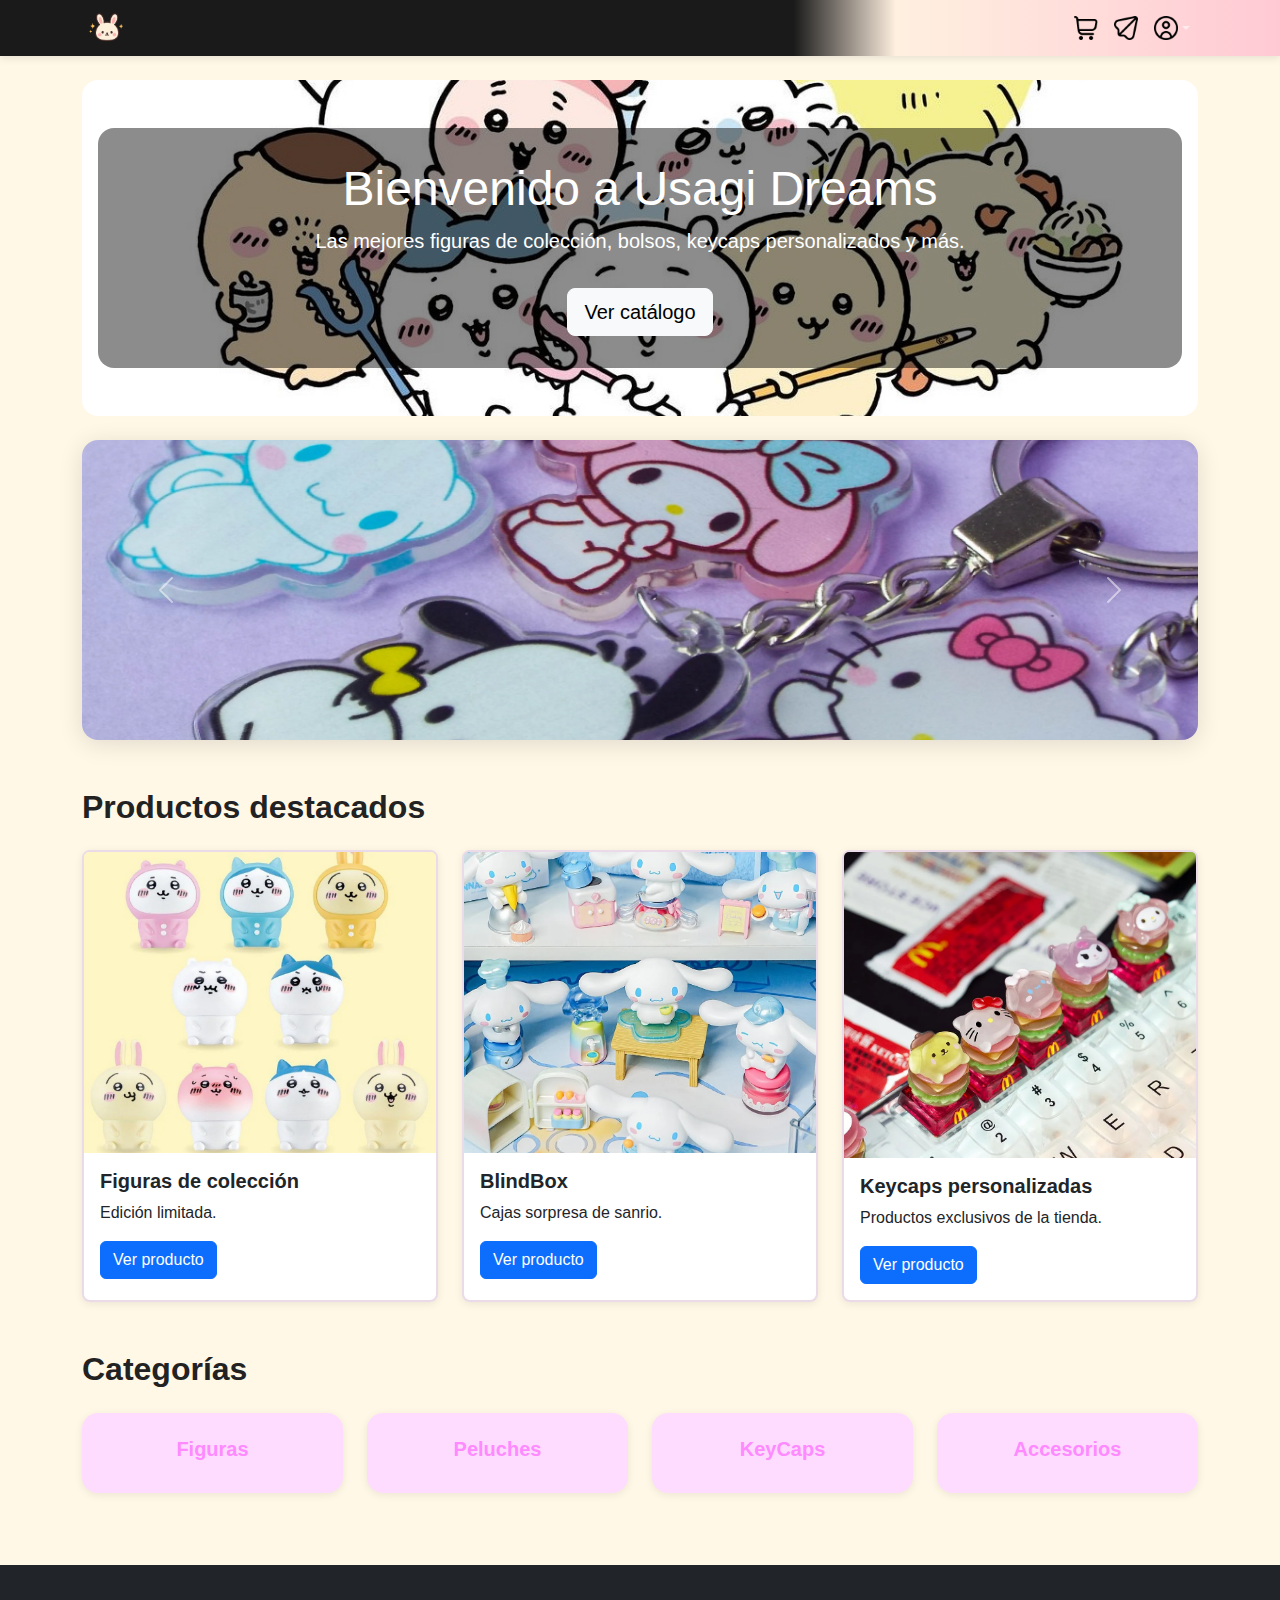
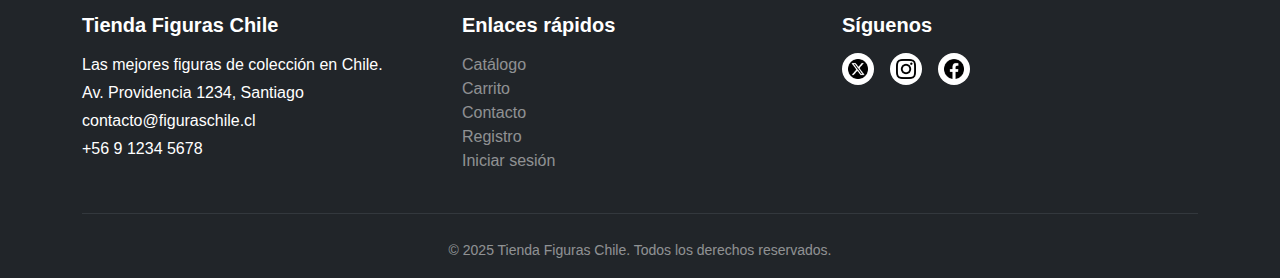
<file: E1-FullStack/fullstack 2/index.html>
<!DOCTYPE html>
<html lang="es">

<head>
    <meta charset="UTF-8">
    <meta name="viewport" content="width=device-width, initial-scale=1.0">
    <title>Inicio | Tienda de Figuras</title>
    
    <link href="https://cdn.jsdelivr.net/npm/bootstrap@5.3.2/dist/css/bootstrap.min.css" rel="stylesheet">
    <link rel="stylesheet" href="assets/css/style.css">
</head>

<body class="d-flex flex-column min-vh-100">
    <!-- Sección de navegación -->
    <header>
        <nav class="navbar navbar-expand-lg navbar-dark navbar-tienda">
            <div class="container d-flex align-items-center">
                <a href="index.html" class="d-flex align-items-center">
                    <img src="assets/img/logo-sin-fondo-2.png" alt="Logo Tienda Figuras" style="height:40px; width:auto;">
                    <span class="navbar-brand ms-2 mb-0 h1"></span>
                </a>
                <button class="navbar-toggler" type="button" data-bs-toggle="collapse" data-bs-target="#navbarNav"
                    aria-controls="navbarNav" aria-expanded="false" aria-label="Toggle navigation">
                    <span class="navbar-toggler-icon"></span>
                </button>
                <div class="collapse navbar-collapse" id="navbarNav">
                    <ul class="navbar-nav ms-auto">

                        <li class="nav-item">
                            <a class="nav-link d-flex align-items-center" href="carrito.html">
                                <img src="assets/img/carrito-de-compras.png" alt="Carrito"
                                    style="width:24px; height:24px;">
                            </a>
                        </li>
                        <li class="nav-item"><a class="nav-link d-flex align-items-center" href="contacto.html">
                                <img src="assets/img/avion-de-papel.png" alt="Contacto"
                                    style="width:24px; height:24px;"></a></li>
                        <li class="nav-item dropdown">
                            <a class="nav-link dropdown-toggle d-flex align-items-center" href="#" id="usuarioDropdown"
                                role="button" data-bs-toggle="dropdown" aria-expanded="false">
                                <img src="assets/img/circulo-de-usuario.png" alt="Usuario"
                                    style="width:24px; height:24px;">
                            </a>
                            <ul class="dropdown-menu dropdown-menu-end" aria-labelledby="usuarioDropdown">
                                <li><a class="dropdown-item" href="registro.html">Registrate</a></li>
                                <li><a class="dropdown-item" href="login.html">Iniciar sesión</a></li>
                            </ul>
                        </li>
                    </ul>
                </div>
            </div>
        </nav>
    </header>
    <!-- Fin navegación -->

    <main class="container py-4 flex-grow-1">
        <!-- Banner destacado -->
        <section class="banner-home mb-4"
            style="background: url('assets/img/chiikawa1.jpg') center/cover no-repeat; position: relative;">
            <div style="background: rgba(0,0,0,0.45); border-radius: 1rem; padding: 2rem;">
                <h1 class="display-5 text-white">Bienvenido a Usagi Dreams</h1>
                <p class="lead text-white">Las mejores figuras de colección, bolsos, keycaps personalizados y más.</p>
                <a href="catalogo.html" class="btn btn-light btn-lg mt-3">Ver catálogo</a>
            </div>
        </section>
        <!-- Fin banner -->

        <!-- Carrusel de imágenes -->
        <section class="mb-5">
            <!-- Carrusel Bootstrap -->
            <div id="carouselHome" class="carousel slide carrusel-tienda" data-bs-ride="carousel">
                <div class="carousel-inner">
                    <div class="carousel-item active">
                        <img src="assets/img/llaveros.png" class="d-block w-100" alt="Llaveros" style="height:300px;">
                    </div>
                    <div class="carousel-item">
                        <img src="assets/img/chiikawa2.jpg" class="d-block w-100" alt="Figuras" style="height:300px;">
                    </div>
                    <div class="carousel-item">
                        <img src="assets/img/kirbykeycaps.png" class="d-block w-100" alt="keycaps" style="height:300px;">
                    </div>
                </div>
                <button class="carousel-control-prev" type="button" data-bs-target="#carouselHome" data-bs-slide="prev">
                    <span class="carousel-control-prev-icon" aria-hidden="true"></span>
                    <span class="visually-hidden">Anterior</span>
                </button>
                <button class="carousel-control-next" type="button" data-bs-target="#carouselHome" data-bs-slide="next">
                    <span class="carousel-control-next-icon" aria-hidden="true"></span>
                    <span class="visually-hidden">Siguiente</span>
                </button>
            </div>
        </section>
        <!-- Fin carrusel -->

        <!-- Productos destacados -->
        <section class="mb-5">
            <h2 class="mb-4">Productos destacados</h2>
            <div class="row row-cols-1 row-cols-sm-2 row-cols-md-3 g-4">
                <div class="col">
                    <div class="card producto-destacado h-100">
                        <img src="assets/img/figuras.png" class="card-img-top" alt="Figura 1">
                        <div class="card-body">
                            <h5 class="card-title">Figuras de colección</h5>
                            <p class="card-text">Edición limitada.</p>
                            <a href="producto.html" class="btn btn-primary">Ver producto</a>
                        </div>
                    </div>
                </div>
                <div class="col">
                    <div class="card producto-destacado h-100">
                        <img src="assets/img/figuras2.png" class="card-img-top" alt="Figura 2">
                        <div class="card-body">
                            <h5 class="card-title">BlindBox</h5>
                            <p class="card-text">Cajas sorpresa de sanrio.</p>
                            <a href="producto.html" class="btn btn-primary">Ver producto</a>
                        </div>
                    </div>
                </div>
                <div class="col">
                    <div class="card producto-destacado h-100">
                        <img src="assets/img/keycaps.png" class="card-img-top" alt="Figura 3">
                        <div class="card-body">
                            <h5 class="card-title">Keycaps personalizadas</h5>
                            <p class="card-text">Productos exclusivos de la tienda.</p>
                            <a href="producto.html" class="btn btn-primary">Ver producto</a>
                        </div>
                    </div>
                </div>
            </div>
        </section>
        <!-- Fin productos destacados -->

        <!-- Categorías -->
        <section class="categorias-home">
            <h2 class="mb-4">Categorías</h2>
            <div class="row row-cols-1 row-cols-sm-2 row-cols-md-4 g-4">
                <div class="col">
                    <div class="card categoria-card text-center py-4" style="background:#fedcff; color:#ff8aff;">
                        <h5 class="card-title">Figuras</h5>
                    </div>
                </div>
                <div class="col">
                    <div class="card categoria-card text-center py-4" style="background:#fedcff; color:#ff8aff;">
                        <h5 class="card-title">Peluches</h5>
                    </div>
                </div>
                <div class="col">
                    <div class="card categoria-card text-center py-4" style="background:#fedcff; color:#ff8aff;">
                        <h5 class="card-title">KeyCaps</h5>
                    </div>
                </div>
                <div class="col">
                    <div class="card categoria-card text-center py-4" style="background:#fedcff; color:#ff8aff;">
                        <h5 class="card-title">Accesorios</h5>
                    </div>
                </div>
            </div>
        </section>
        <!-- Fin categorías -->
    </main>

    <!-- Pie de página -->
    <footer class="footer-tienda bg-dark text-white pt-5 pb-3 mt-5">
        <div class="container">
            <div class="row">
                <!-- Información de la tienda -->
                <div class="col-12 col-md-4 mb-4 mb-md-0">
                    <h5 class="mb-3">Tienda Figuras Chile</h5>
                    <p class="mb-1">Las mejores figuras de colección en Chile.</p>
                    <p class="mb-1">Av. Providencia 1234, Santiago</p>
                    <p class="mb-1">contacto@figuraschile.cl</p>
                    <p class="mb-1">+56 9 1234 5678</p>
                </div>
                <!-- Enlaces rápidos -->
                <div class="col-12 col-md-4 mb-4 mb-md-0">
                    <h5 class="mb-3">Enlaces rápidos</h5>
                    <ul class="list-unstyled">
                        <li><a href="#" class="text-white-50 text-decoration-none">Catálogo</a></li>
                        <li><a href="#" class="text-white-50 text-decoration-none">Carrito</a></li>
                        <li><a href="#" class="text-white-50 text-decoration-none">Contacto</a></li>
                        <li><a href="#" class="text-white-50 text-decoration-none">Registro</a></li>
                        <li><a href="#" class="text-white-50 text-decoration-none">Iniciar sesión</a></li>
                    </ul>
                </div>
                <!-- Redes sociales -->
                <div class="col-12 col-md-4">
                    <h5 class="mb-3">Síguenos</h5>
                    <div class="d-flex gap-3">
                        <span class="bg-white rounded-circle d-flex align-items-center justify-content-center"
                            style="width:32px; height:32px;"><img src="assets/img/twitter-alt-circle.png"
                                alt="Twitter" style="width:20px;"></span>
                        <span class="bg-white rounded-circle d-flex align-items-center justify-content-center"
                            style="width:32px; height:32px;"><img src="assets/img/instagram.png" alt="Instagram"
                                style="width:20px;"></span>
                        <span class="bg-white rounded-circle d-flex align-items-center justify-content-center"
                            style="width:32px; height:32px;"><img src="assets/img/facebook.png" alt="Facebook"
                                style="width:20px;"></span>
                    </div>
                </div>
            </div>
            <hr class="border-secondary my-4">
            <div class="row">
                <div class="col text-center">
                    <small class="text-white-50">&copy; 2025 Tienda Figuras Chile. Todos los derechos
                        reservados.</small>
                </div>
            </div>
        </div>
    </footer>

    <script src="https://cdn.jsdelivr.net/npm/bootstrap@5.3.2/dist/js/bootstrap.bundle.min.js"></script>
</body>

</html>
</file>
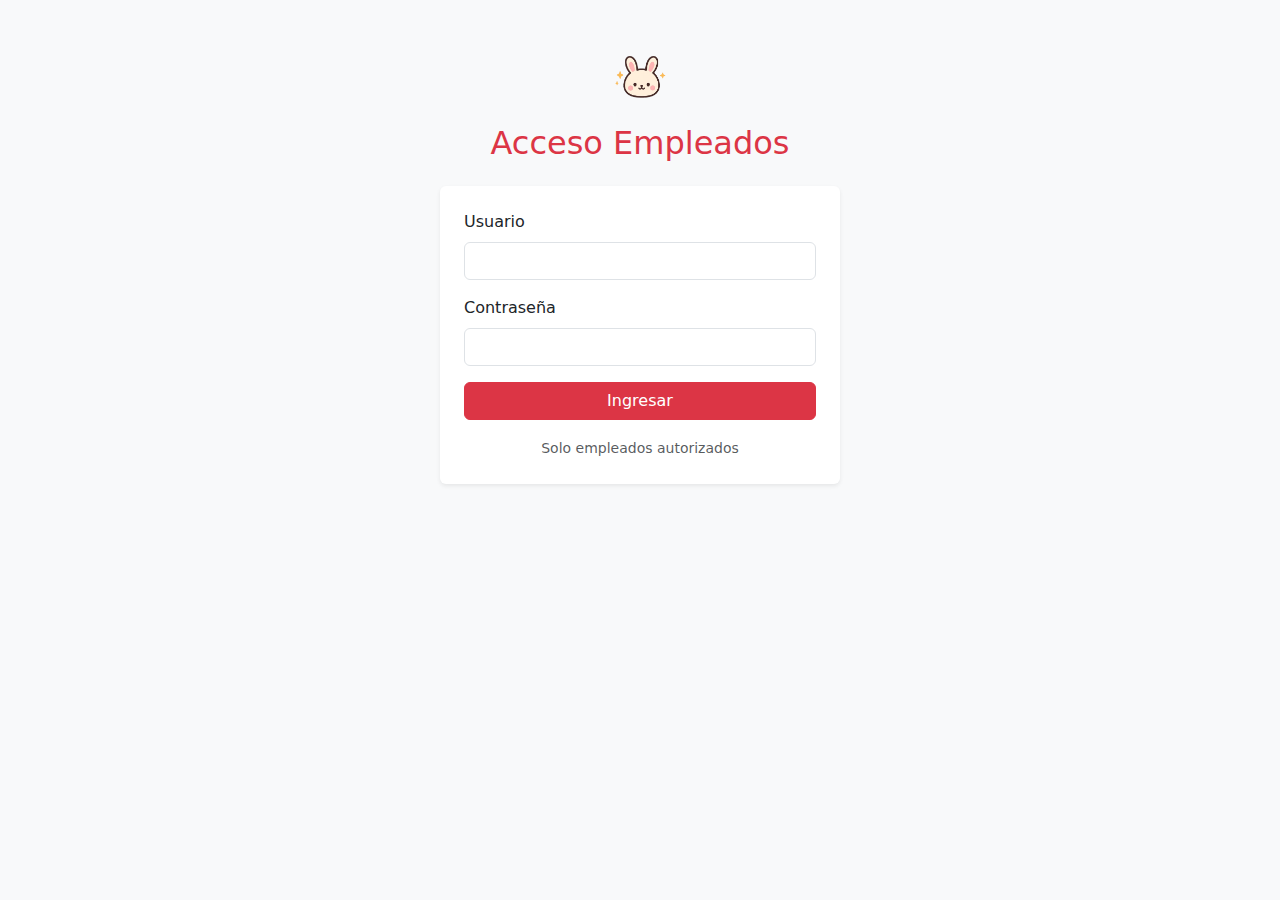
<file: E1-FullStack/fullstack 2/admin-login.html>
<!-- Sección de navegación -->
<!DOCTYPE html>
<html lang="es" xmlns:th="http://www.thymeleaf.org">
<head>
    <meta charset="UTF-8">
    <meta name="viewport" content="width=device-width, initial-scale=1.0">
    <title>Login Empleados | Admin</title>

    <link href="https://cdn.jsdelivr.net/npm/bootstrap@5.3.2/dist/css/bootstrap.min.css" rel="stylesheet">
</head>
<body class="bg-light d-flex flex-column min-vh-100">
    <!-- Logo y encabezado -->
    <div class="container d-flex flex-column align-items-center justify-content-center py-5">
        <img src="assets/img/logo-sin-fondo-2.png" alt="Logo Empresa" style="height:60px; width:auto; margin-bottom:1rem;">
        <h2 class="mb-4 text-danger">Acceso Empleados</h2>
        <!-- Formulario de login -->
        <form th:action="@{/admin/login}" method="post" class="bg-white p-4 rounded shadow-sm w-100" style="max-width:400px;">
            <div class="mb-3">
                <label for="usuario" class="form-label">Usuario</label>
                <input type="text" class="form-control" id="usuario" name="usuario" required>
            </div>
            <div class="mb-3">
                <label for="password" class="form-label">Contraseña</label>
                <input type="password" class="form-control" id="password" name="password" required>
            </div>
            <button type="submit" class="btn btn-danger w-100">Ingresar</button>
            <div class="mt-3 text-center text-muted">
                <small>Solo empleados autorizados</small>
            </div>
        </form>
    </div>

    
    <script src="https://cdn.jsdelivr.net/npm/bootstrap@5.3.2/dist/js/bootstrap.bundle.min.js"></script>
</body>
</html>
</file>
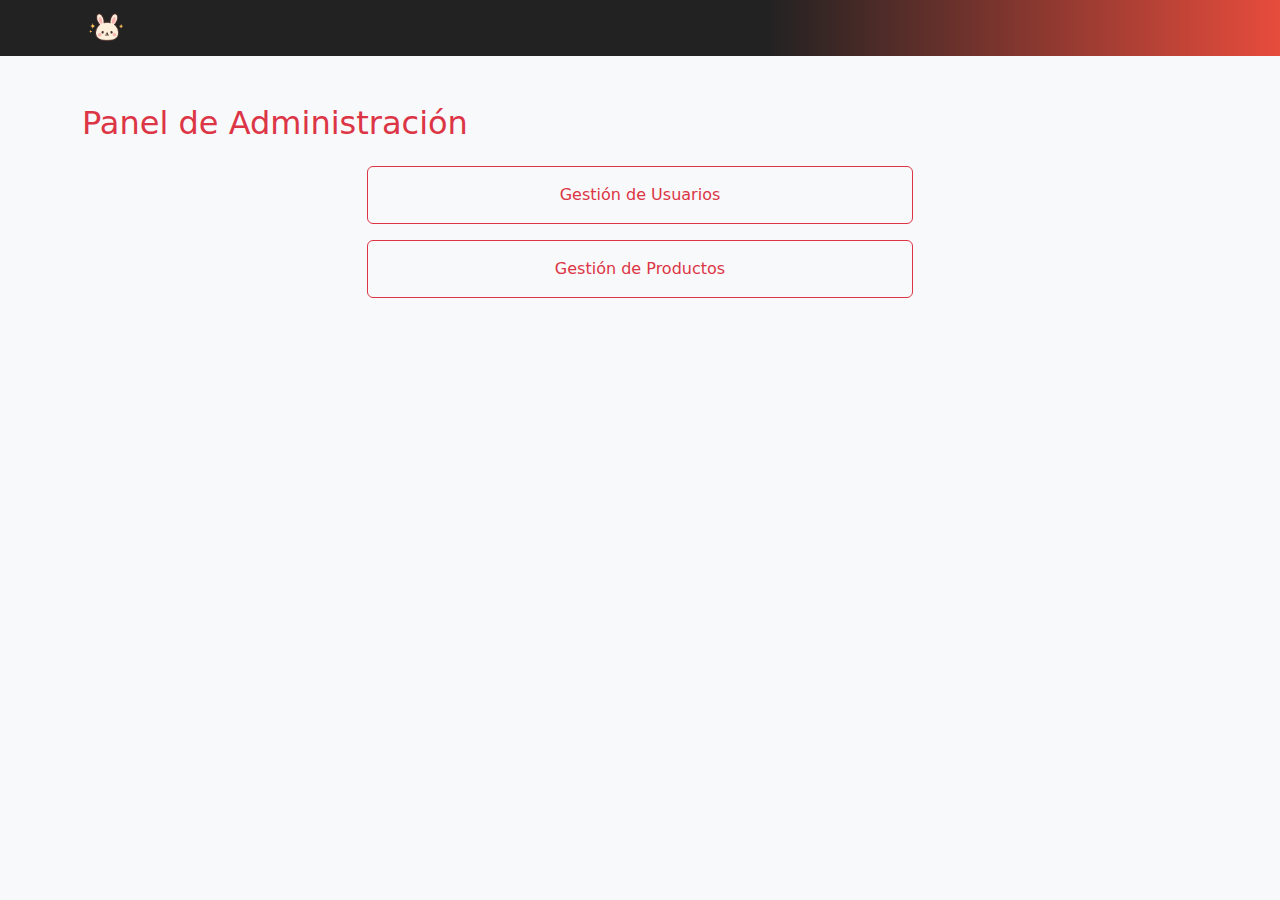
<file: E1-FullStack/fullstack 2/admin-menu.html>
<!DOCTYPE html>
<html lang="es" xmlns:th="http://www.thymeleaf.org">
<head>
    <meta charset="UTF-8">
    <meta name="viewport" content="width=device-width, initial-scale=1.0">
    <title>Menú Principal | Admin</title>

    <link href="https://cdn.jsdelivr.net/npm/bootstrap@5.3.2/dist/css/bootstrap.min.css" rel="stylesheet">
</head>
<body class="bg-light d-flex flex-column min-vh-100">
    <!-- Encabezado y logo -->
    <nav class="navbar navbar-expand-lg navbar-dark" style="background: linear-gradient(90deg, #222 60%, #e74c3c 100%);">
        <div class="container">
            <a href="admin-menu.html" class="d-flex align-items-center">
                <img src="assets/img/logo-sin-fondo-2.png" alt="Logo Empresa" style="height:40px; width:auto;">
                <!-- Eliminado texto de marca -->
            </a>
        </div>
    </nav>
    <!-- Menú principal -->
    <main class="container py-5 flex-grow-1">
        <h2 class="mb-4 text-danger">Panel de Administración</h2>
        <div class="row justify-content-center">
            <div class="col-12 col-md-6 mb-4">
                <a href="admin-usuarios.html" class="btn btn-outline-danger w-100 py-3 mb-3">Gestión de Usuarios</a>
                <a href="admin-productos.html" class="btn btn-outline-danger w-100 py-3">Gestión de Productos</a>
            </div>
        </div>
    </main>


    <script src="https://cdn.jsdelivr.net/npm/bootstrap@5.3.2/dist/js/bootstrap.bundle.min.js"></script>
</body>
</html>
</file>
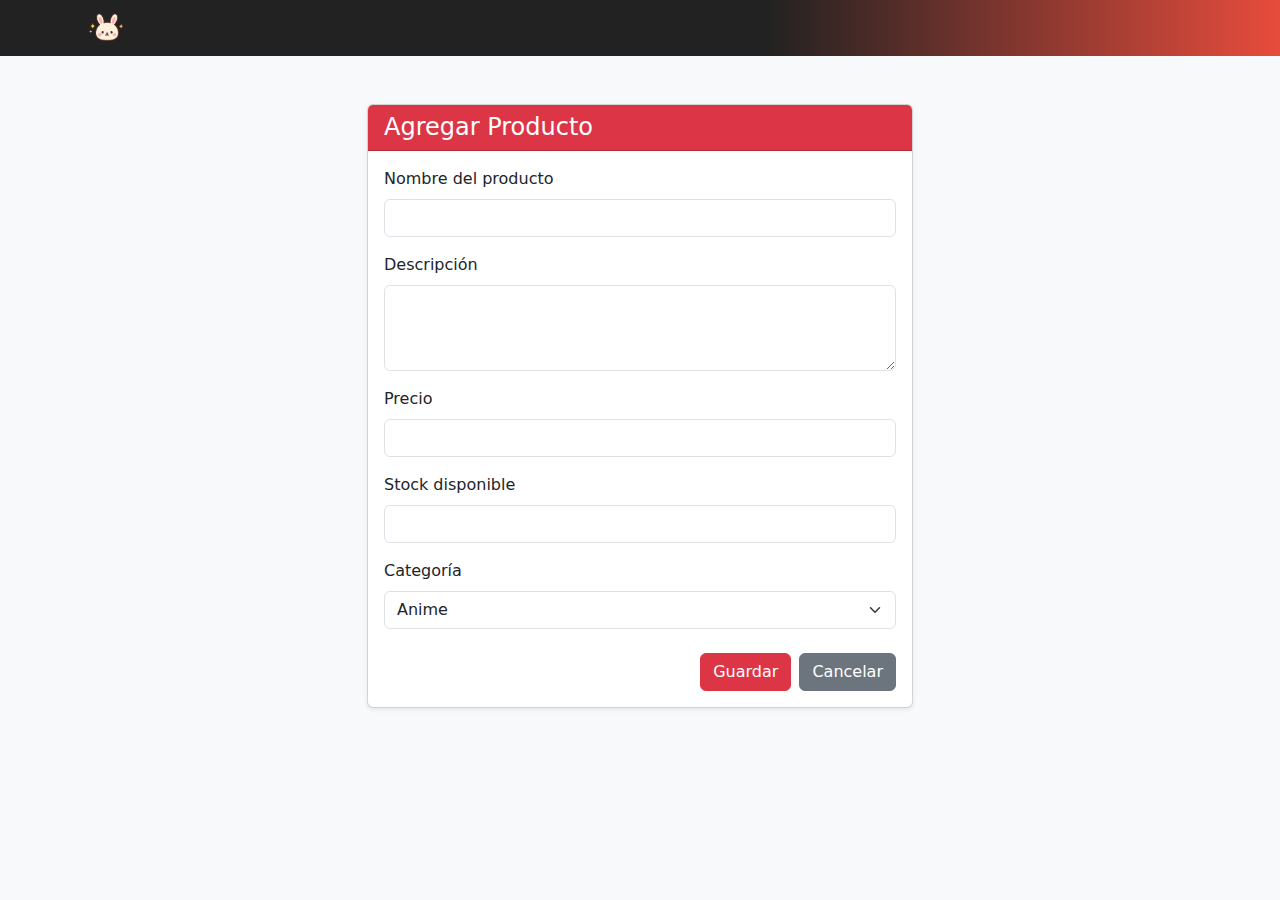
<file: E1-FullStack/fullstack 2/admin-producto-form.html>
<!DOCTYPE html>
<html lang="es" xmlns:th="http://www.thymeleaf.org">
<head>
    <meta charset="UTF-8">
    <meta name="viewport" content="width=device-width, initial-scale=1.0">
    <title>Formulario Producto | Admin</title>
    
    <link href="https://cdn.jsdelivr.net/npm/bootstrap@5.3.2/dist/css/bootstrap.min.css" rel="stylesheet">
</head>
<body class="bg-light d-flex flex-column min-vh-100">
    <!-- Encabezado y logo -->
    <nav class="navbar navbar-expand-lg navbar-dark" style="background: linear-gradient(90deg, #222 60%, #e74c3c 100%);">
        <div class="container">
            <a href="admin-menu.html" class="d-flex align-items-center">
                <img src="assets/img/logo-sin-fondo-2.png" alt="Logo Empresa" style="height:40px; width:auto;">
                <!-- Eliminado texto de marca -->
            </a>
        </div>
    </nav>
    <!-- Formulario de producto -->
    <main class="container py-5 flex-grow-1">
        <div class="row justify-content-center">
            <div class="col-12 col-md-8 col-lg-6">
                <div class="card shadow-sm">
                    <div class="card-header bg-danger text-white">
                        <h4 class="mb-0" th:text="${modo == 'editar'} ? 'Editar Producto' : 'Agregar Producto'">Agregar Producto</h4>
                    </div>
                    <div class="card-body">
                        <form th:action="@{/admin/productos/guardar}" method="post">
                            <div class="mb-3">
                                <label for="nombre" class="form-label">Nombre del producto</label>
                                <input type="text" class="form-control" id="nombre" name="nombre" required th:value="${producto.nombre}">
                            </div>
                            <div class="mb-3">
                                <label for="descripcion" class="form-label">Descripción</label>
                                <textarea class="form-control" id="descripcion" name="descripcion" rows="3" required th:text="${producto.descripcion}"></textarea>
                            </div>
                            <div class="mb-3">
                                <label for="precio" class="form-label">Precio</label>
                                <input type="number" class="form-control" id="precio" name="precio" required min="0" step="0.01" th:value="${producto.precio}">
                            </div>
                            <div class="mb-3">
                                <label for="stock" class="form-label">Stock disponible</label>
                                <input type="number" class="form-control" id="stock" name="stock" required min="0" th:value="${producto.stock}">
                            </div>
                            <div class="mb-3">
                                <label for="categoria" class="form-label">Categoría</label>
                                <select class="form-select" id="categoria" name="categoria" required th:value="${producto.categoria}">
                                    <option value="Anime">Anime</option>
                                    <option value="Cómics">Cómics</option>
                                    <option value="Videojuegos">Videojuegos</option>
                                    <option value="Películas">Películas</option>
                                    <option value="Otros">Otros</option>
                                </select>
                            </div>
                            <div class="d-flex justify-content-end gap-2 mt-4">
                                <button type="submit" class="btn btn-danger">Guardar</button>
                                <a href="admin-productos.html" class="btn btn-secondary">Cancelar</a>
                            </div>
                        </form>
                    </div>
                </div>
            </div>
        </div>
    </main>

    <!-- Bootstrap JS -->
    <script src="https://cdn.jsdelivr.net/npm/bootstrap@5.3.2/dist/js/bootstrap.bundle.min.js"></script>
</body>
</html>
</file>
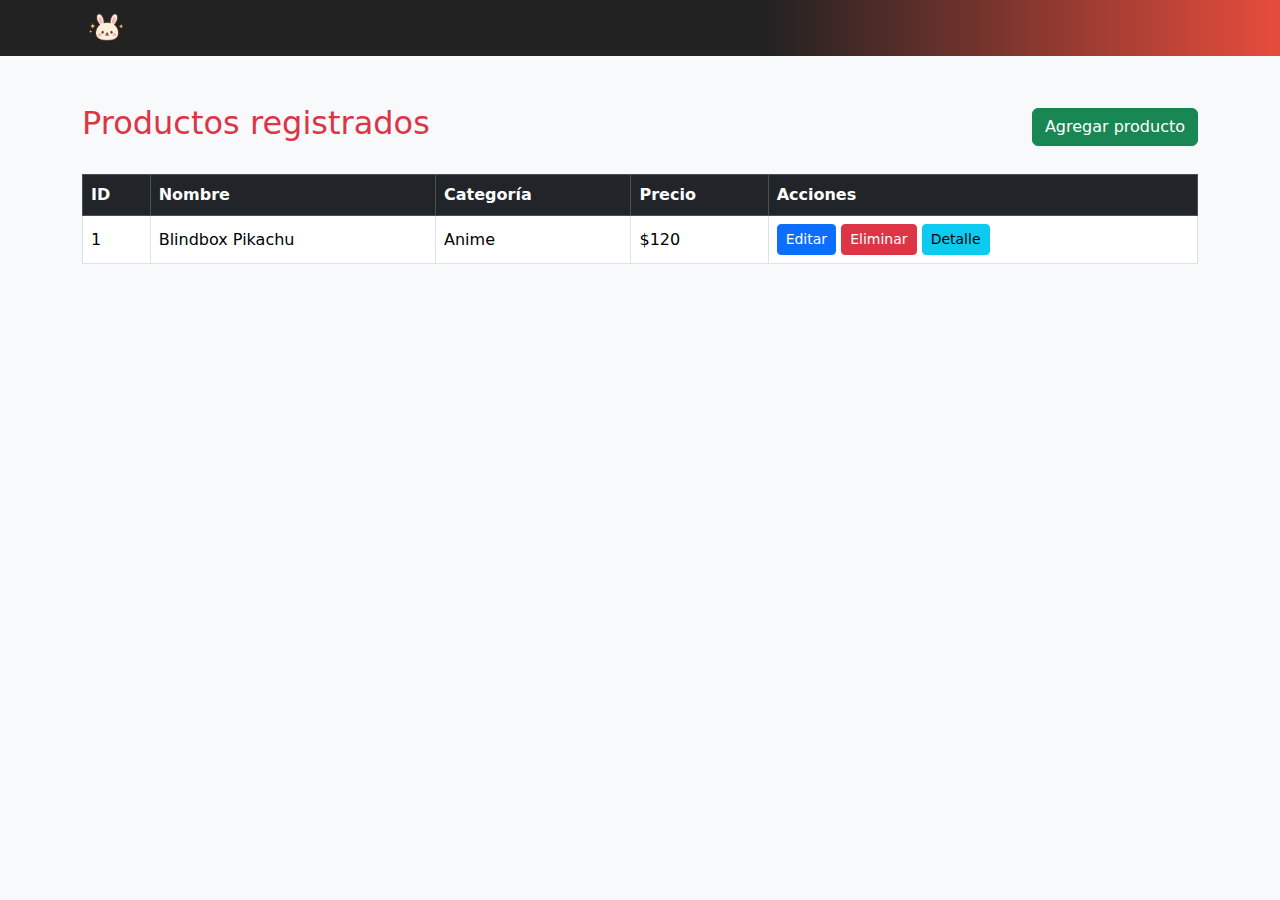
<file: E1-FullStack/fullstack 2/admin-productos.html>
<!DOCTYPE html>
<html lang="es" xmlns:th="http://www.thymeleaf.org">
<head>
    <meta charset="UTF-8">
    <meta name="viewport" content="width=device-width, initial-scale=1.0">
    <title>Gestión de Productos | Admin</title>
    
    <link href="https://cdn.jsdelivr.net/npm/bootstrap@5.3.2/dist/css/bootstrap.min.css" rel="stylesheet">
</head>
<body class="bg-light d-flex flex-column min-vh-100">
    <!-- Encabezado y logo -->
    <nav class="navbar navbar-expand-lg navbar-dark" style="background: linear-gradient(90deg, #222 60%, #e74c3c 100%);">
        <div class="container">
            <a href="admin-menu.html" class="d-flex align-items-center">
                <img src="assets/img/logo-sin-fondo-2.png" alt="Logo Empresa" style="height:40px; width:auto;">
                <!-- Eliminado texto de marca -->
            </a>
        </div>
    </nav>
    <!-- Tabla de productos -->
    <main class="container py-5 flex-grow-1">
        <div class="d-flex justify-content-between align-items-center mb-4">
            <h2 class="text-danger">Productos registrados</h2>
            <a href="#" class="btn btn-success">Agregar producto</a>
        </div>
        <div class="table-responsive">
            <table class="table table-bordered table-hover align-middle">
                <thead class="table-dark">
                    <tr>
                        <th>ID</th>
                        <th>Nombre</th>
                        <th>Categoría</th>
                        <th>Precio</th>
                        <th>Acciones</th>
                    </tr>
                </thead>
                <tbody>
                    <!-- Producto blindbox pikachu -->
                    <tr th:each="producto : ${productos}">
                        <td th:text="${producto.id}">1</td>
                        <td th:text="${producto.nombre}">Blindbox Pikachu</td>
                        <td th:text="${producto.categoria}">Anime</td>
                        <td th:text="${producto.precio}">$120</td>
                        <td>
                                <a href="admin-producto-form.html" class="btn btn-primary btn-sm">Editar</a>
                            <a href="#" class="btn btn-danger btn-sm">Eliminar</a>
                            <a href="#" class="btn btn-info btn-sm">Detalle</a>
                        </td>
                    </tr>
                </tbody>
            </table>
        </div>
    </main>
    
    <!-- Bootstrap JS -->
    <script src="https://cdn.jsdelivr.net/npm/bootstrap@5.3.2/dist/js/bootstrap.bundle.min.js"></script>
</body>
</html>
</file>
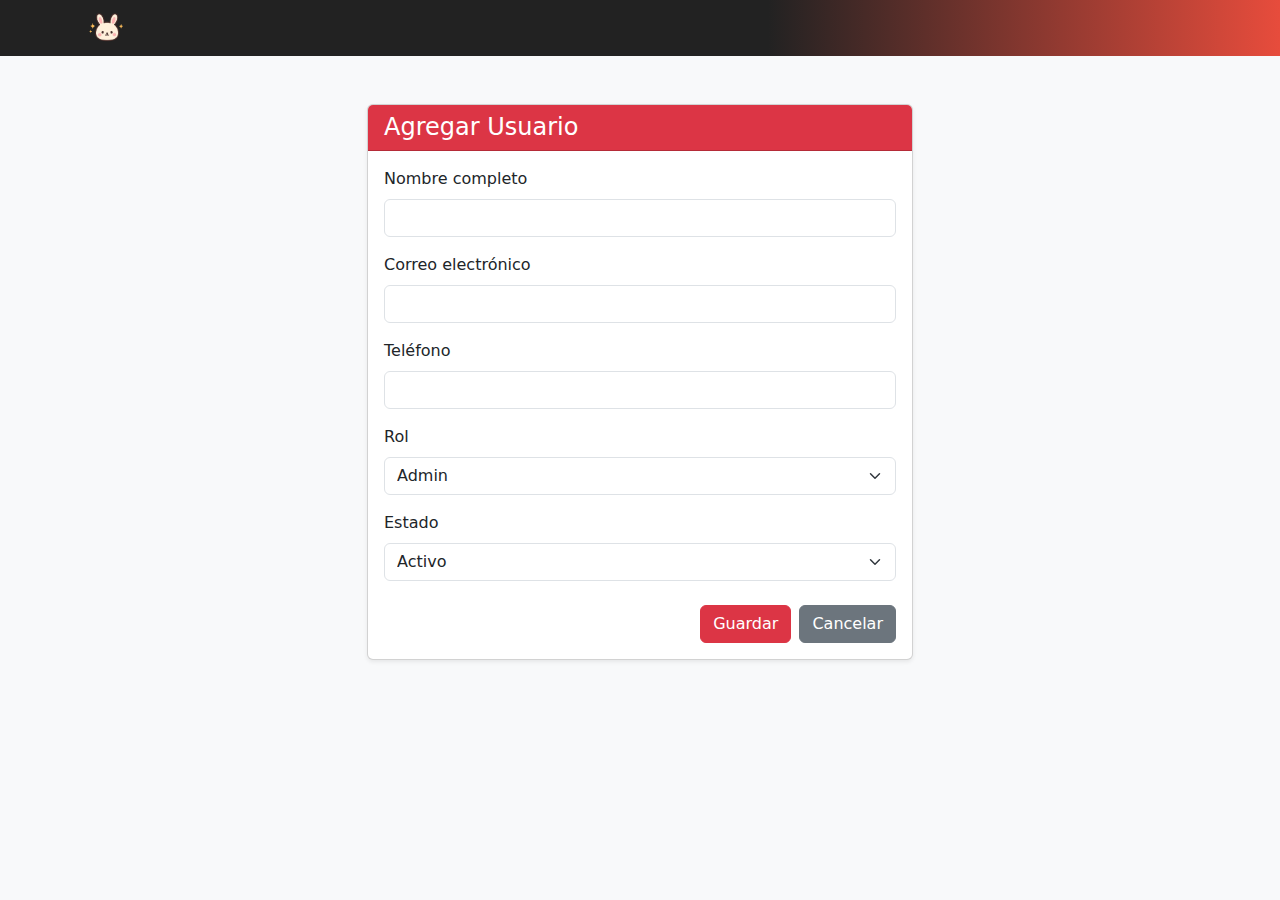
<file: E1-FullStack/fullstack 2/admin-usuario-form.html>
<!DOCTYPE html>
<html lang="es" xmlns:th="http://www.thymeleaf.org">
<head>
    <meta charset="UTF-8">
    <meta name="viewport" content="width=device-width, initial-scale=1.0">
    <title>Formulario Usuario | Admin</title>

    <link href="https://cdn.jsdelivr.net/npm/bootstrap@5.3.2/dist/css/bootstrap.min.css" rel="stylesheet">
</head>
<body class="bg-light d-flex flex-column min-vh-100">
    <!-- Encabezado y logo -->
    <nav class="navbar navbar-expand-lg navbar-dark" style="background: linear-gradient(90deg, #222 60%, #e74c3c 100%);">
        <div class="container">
            <a href="admin-menu.html" class="d-flex align-items-center">
                <img src="assets/img/logo-sin-fondo-2.png" alt="Logo Empresa" style="height:40px; width:auto;">
               
            </a>
        </div>
    </nav>
    <!-- Formulario de usuario -->
    <main class="container py-5 flex-grow-1">
        <div class="row justify-content-center">
            <div class="col-12 col-md-8 col-lg-6">
                <div class="card shadow-sm">
                    <div class="card-header bg-danger text-white">
                        <h4 class="mb-0" th:text="${modo == 'editar'} ? 'Editar Usuario' : 'Agregar Usuario'">Agregar Usuario</h4>
                    </div>
                    <div class="card-body">
                        <form th:action="@{/admin/usuarios/guardar}" method="post">
                            <div class="mb-3">
                                <label for="nombre" class="form-label">Nombre completo</label>
                                <input type="text" class="form-control" id="nombre" name="nombre" required th:value="${usuario.nombre}">
                            </div>
                            <div class="mb-3">
                                <label for="email" class="form-label">Correo electrónico</label>
                                <input type="email" class="form-control" id="email" name="email" required th:value="${usuario.email}">
                            </div>
                            <div class="mb-3">
                                <label for="telefono" class="form-label">Teléfono</label>
                                <input type="tel" class="form-control" id="telefono" name="telefono" required th:value="${usuario.telefono}">
                            </div>
                            <div class="mb-3">
                                <label for="rol" class="form-label">Rol</label>
                                <select class="form-select" id="rol" name="rol" required th:value="${usuario.rol}">
                                    <option value="Admin">Admin</option>
                                    <option value="Empleado">Empleado</option>
                                    <option value="Cliente">Cliente</option>
                                </select>
                            </div>
                            <div class="mb-3">
                                <label for="estado" class="form-label">Estado</label>
                                <select class="form-select" id="estado" name="estado" required th:value="${usuario.estado}">
                                    <option value="Activo">Activo</option>
                                    <option value="Inactivo">Inactivo</option>
                                </select>
                            </div>
                            <div class="d-flex justify-content-end gap-2 mt-4">
                                <button type="submit" class="btn btn-danger">Guardar</button>
                                <a href="admin-usuarios.html" class="btn btn-secondary">Cancelar</a>
                            </div>
                        </form>
                    </div>
                </div>
            </div>
        </div>
    </main>
    
    
    <script src="https://cdn.jsdelivr.net/npm/bootstrap@5.3.2/dist/js/bootstrap.bundle.min.js"></script>
</body>
</html>
</file>
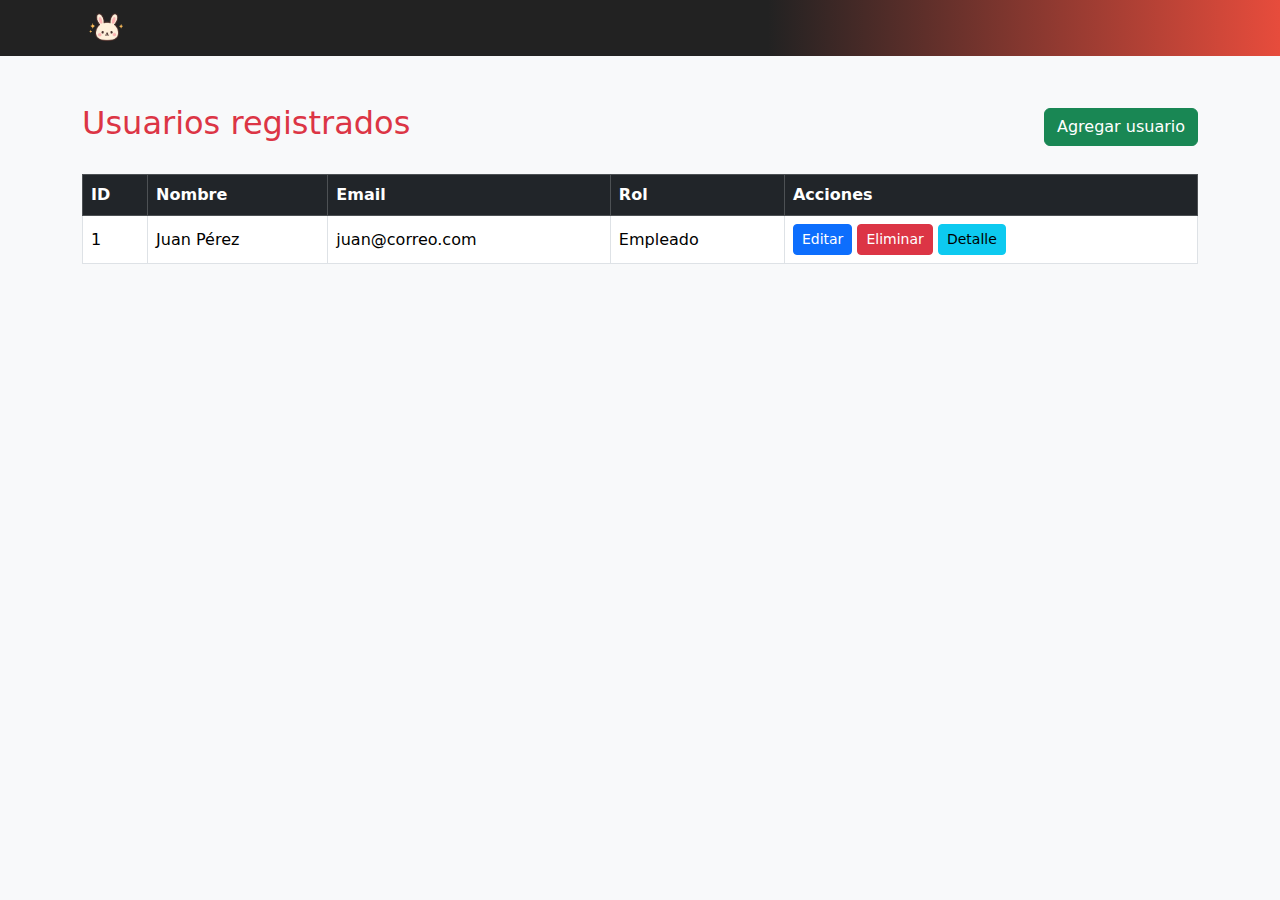
<file: E1-FullStack/fullstack 2/admin-usuarios.html>
<!DOCTYPE html>
<html lang="es" xmlns:th="http://www.thymeleaf.org">
<head>
    <meta charset="UTF-8">
    <meta name="viewport" content="width=device-width, initial-scale=1.0">
    <title>Gestión de Usuarios | Admin</title>

    <link href="https://cdn.jsdelivr.net/npm/bootstrap@5.3.2/dist/css/bootstrap.min.css" rel="stylesheet">
</head>
<body class="bg-light d-flex flex-column min-vh-100">
    <!-- Encabezado y logo -->
    <nav class="navbar navbar-expand-lg navbar-dark" style="background: linear-gradient(90deg, #222 60%, #e74c3c 100%);">
        <div class="container">
            <a href="admin-menu.html" class="d-flex align-items-center">
                <img src="assets/img/logo-sin-fondo-2.png" alt="Logo Empresa" style="height:40px; width:auto;">
                
            </a>
        </div>
    </nav>
    <!-- Tabla de usuarios -->
    <main class="container py-5 flex-grow-1">
        <div class="d-flex justify-content-between align-items-center mb-4">
            <h2 class="text-danger">Usuarios registrados</h2>
            <a href="#" class="btn btn-success">Agregar usuario</a>
        </div>
        <div class="table-responsive">
            <table class="table table-bordered table-hover align-middle">
                <thead class="table-dark">
                    <tr>
                        <th>ID</th>
                        <th>Nombre</th>
                        <th>Email</th>
                        <th>Rol</th>
                        <th>Acciones</th>
                    </tr>
                </thead>
                <tbody>
                    <!-- Usuario -->
                    <tr th:each="usuario : ${usuarios}">
                        <td th:text="${usuario.id}">1</td>
                        <td th:text="${usuario.nombre}">Juan Pérez</td>
                        <td th:text="${usuario.email}">juan@correo.com</td>
                        <td th:text="${usuario.rol}">Empleado</td>
                        <td>
                            <a href="admin-usuario-form.html" class="btn btn-primary btn-sm">Editar</a>
                            <a href="#" class="btn btn-danger btn-sm">Eliminar</a>
                            <a href="#" class="btn btn-info btn-sm">Detalle</a>
                        </td>
                    </tr>
                </tbody>
            </table>
        </div>
    </main>
    
    <script src="https://cdn.jsdelivr.net/npm/bootstrap@5.3.2/dist/js/bootstrap.bundle.min.js"></script>
</body>
</html>
</file>
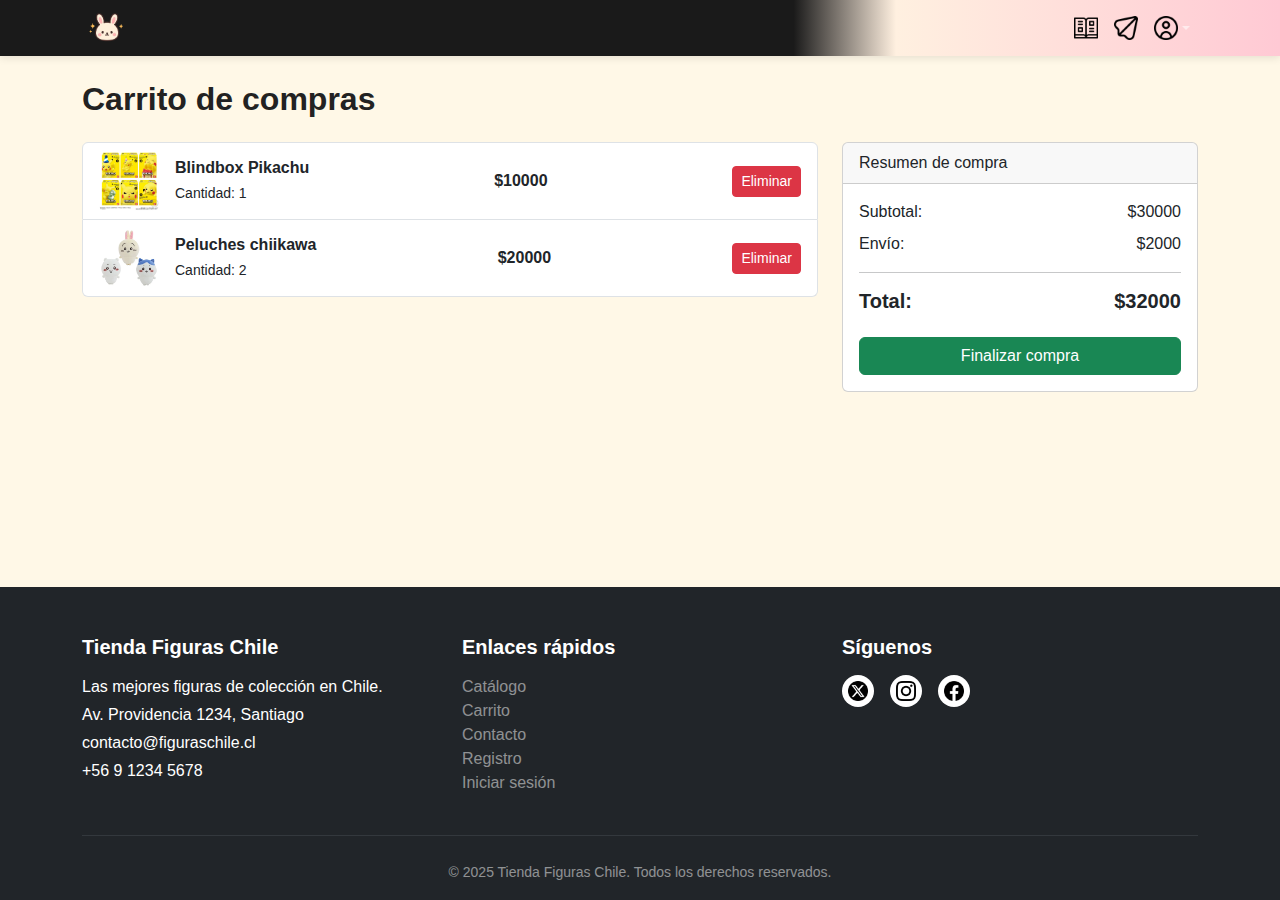
<file: E1-FullStack/fullstack 2/carrito.html>
<!DOCTYPE html>
<html lang="es">

<head>
    <meta charset="UTF-8">
    <meta name="viewport" content="width=device-width, initial-scale=1.0">
    <title>Carrito | Tienda de Figuras</title>
    
    <link href="https://cdn.jsdelivr.net/npm/bootstrap@5.3.2/dist/css/bootstrap.min.css" rel="stylesheet">
    <link rel="stylesheet" href="assets/css/style.css">
</head>

<body class="d-flex flex-column min-vh-100">
    <!-- Sección de navegación -->
    <header>
        <nav class="navbar navbar-expand-lg navbar-dark navbar-tienda">
            <div class="container d-flex align-items-center">
                <a href="index.html" class="d-flex align-items-center">
                    <img src="assets/img/logo-sin-fondo-2.png" alt="Logo Tienda Figuras" style="height:40px; width:auto;">
                    <span class="navbar-brand ms-2 mb-0 h1"></span>
                </a>
                <button class="navbar-toggler" type="button" data-bs-toggle="collapse" data-bs-target="#navbarNav"
                    aria-controls="navbarNav" aria-expanded="false" aria-label="Toggle navigation">
                    <span class="navbar-toggler-icon"></span>
                </button>
                <div class="collapse navbar-collapse" id="navbarNav">
                    <ul class="navbar-nav ms-auto">

                        <li class="nav-item"><a class="nav-link d-flex align-items-center" href="catalogo.html">
                                <img src="assets/img/catalogo.png" alt="Catalogo" style="width:24px; height:24px;"></a>
                        </li>
                        <li class="nav-item"><a class="nav-link d-flex align-items-center" href="contacto.html">
                                <img src="assets/img/avion-de-papel.png" alt="Contacto"
                                    style="width:24px; height:24px;"></a></li>
                        <li class="nav-item dropdown">
                            <a class="nav-link dropdown-toggle d-flex align-items-center" href="#" id="usuarioDropdown"
                                role="button" data-bs-toggle="dropdown" aria-expanded="false">
                                <img src="assets/img/circulo-de-usuario.png" alt="Usuario"
                                    style="width:24px; height:24px;">
                            </a>
                            <ul class="dropdown-menu dropdown-menu-end" aria-labelledby="usuarioDropdown">
                                <li><a class="dropdown-item" href="registro.html">Registrate</a></li>
                                <li><a class="dropdown-item" href="login.html">Iniciar sesión</a></li>
                            </ul>
                        </li>
                    </ul>
                </div>
            </div>
        </nav>
    </header>
    

    <main class="container py-4 flex-grow-1">
        <!-- Sección de carrito -->
        <section>
            <h2 class="mb-4">Carrito de compras</h2>
            <div class="row">
                <div class="col-12 col-lg-8 mb-4 mb-lg-0">
                    <!-- Lista de productos en el carrito -->
                    <ul class="list-group mb-4">
                        <li class="list-group-item d-flex flex-column flex-md-row justify-content-between align-items-md-center">
                            <div class="d-flex align-items-center mb-2 mb-md-0">
                                <img src="assets/img/blindbox.png" alt="Blindbox Pikachu" style="width:60px; height:60px;"
                                    class="me-3 rounded">
                                <div>
                                    <h6 class="mb-1">Blindbox Pikachu</h6>
                                    <small>Cantidad: 1</small>
                                </div>
                            </div>
                            <span class="fw-bold">$10000</span>
                            <button class="btn btn-danger btn-sm mt-2 mt-md-0">Eliminar</button>
                        </li>
                        <li class="list-group-item d-flex flex-column flex-md-row justify-content-between align-items-md-center">
                            <div class="d-flex align-items-center mb-2 mb-md-0">
                                <img src="assets/img/peluches.png" alt="Peluches" style="width:60px; height:60px;"
                                    class="me-3 rounded">
                                <div>
                                    <h6 class="mb-1">Peluches chiikawa</h6>
                                    <small>Cantidad: 2</small>
                                </div>
                            </div>
                            <span class="fw-bold">$20000</span>
                            <button class="btn btn-danger btn-sm mt-2 mt-md-0">Eliminar</button>
                        </li>
                    </ul>
                </div>
                <!-- Resumen de compra -->
                <div class="col-12 col-lg-4">
                    <div class="card">
                        <div class="card-header">Resumen de compra</div>
                        <div class="card-body">
                            <p class="mb-2">Subtotal: <span class="float-end">$30000</span></p>
                            <p class="mb-2">Envío: <span class="float-end">$2000</span></p>
                            <hr>
                            <h5>Total: <span class="float-end">$32000</span></h5>
                            <a href="#" class="btn btn-success w-100 mt-3">Finalizar compra</a>
                        </div>
                    </div>
                </div>
            </div>
        </section>
        
    </main>

    <!-- Pie de página -->
    <footer class="footer-tienda bg-dark text-white pt-5 pb-3 mt-5">
        <div class="container">
            <div class="row">
                <!-- Información de la tienda -->
                <div class="col-12 col-md-4 mb-4 mb-md-0">
                    <h5 class="mb-3">Tienda Figuras Chile</h5>
                    <p class="mb-1">Las mejores figuras de colección en Chile.</p>
                    <p class="mb-1">Av. Providencia 1234, Santiago</p>
                    <p class="mb-1">contacto@figuraschile.cl</p>
                    <p class="mb-1">+56 9 1234 5678</p>
                </div>
                <!-- Enlaces rápidos -->
                <div class="col-12 col-md-4 mb-4 mb-md-0">
                    <h5 class="mb-3">Enlaces rápidos</h5>
                    <ul class="list-unstyled">
                        <li><a href="#" class="text-white-50 text-decoration-none">Catálogo</a></li>
                        <li><a href="#" class="text-white-50 text-decoration-none">Carrito</a></li>
                        <li><a href="#" class="text-white-50 text-decoration-none">Contacto</a></li>
                        <li><a href="#" class="text-white-50 text-decoration-none">Registro</a></li>
                        <li><a href="#" class="text-white-50 text-decoration-none">Iniciar sesión</a></li>
                    </ul>
                </div>
                <!-- Redes sociales -->
                <div class="col-12 col-md-4">
                    <h5 class="mb-3">Síguenos</h5>
                    <div class="d-flex gap-3">
                        <span class="bg-white rounded-circle d-flex align-items-center justify-content-center"
                            style="width:32px; height:32px;"><img src="assets/img/twitter-alt-circle.png" alt="Twitter"
                                style="width:20px;"></span>
                        <span class="bg-white rounded-circle d-flex align-items-center justify-content-center"
                            style="width:32px; height:32px;"><img src="assets/img/instagram.png" alt="Instagram"
                                style="width:20px;"></span>
                        <span class="bg-white rounded-circle d-flex align-items-center justify-content-center"
                            style="width:32px; height:32px;"><img src="assets/img/facebook.png" alt="Facebook"
                                style="width:20px;"></span>
                    </div>
                </div>
            </div>
            <hr class="border-secondary my-4">
            <div class="row">
                <div class="col text-center">
                    <small class="text-white-50">&copy; 2025 Tienda Figuras Chile. Todos los derechos reservados.</small>
                </div>
            </div>
        </div>
    </footer>
    
    <script src="https://cdn.jsdelivr.net/npm/bootstrap@5.3.2/dist/js/bootstrap.bundle.min.js"></script>
</body>

</html>
</file>
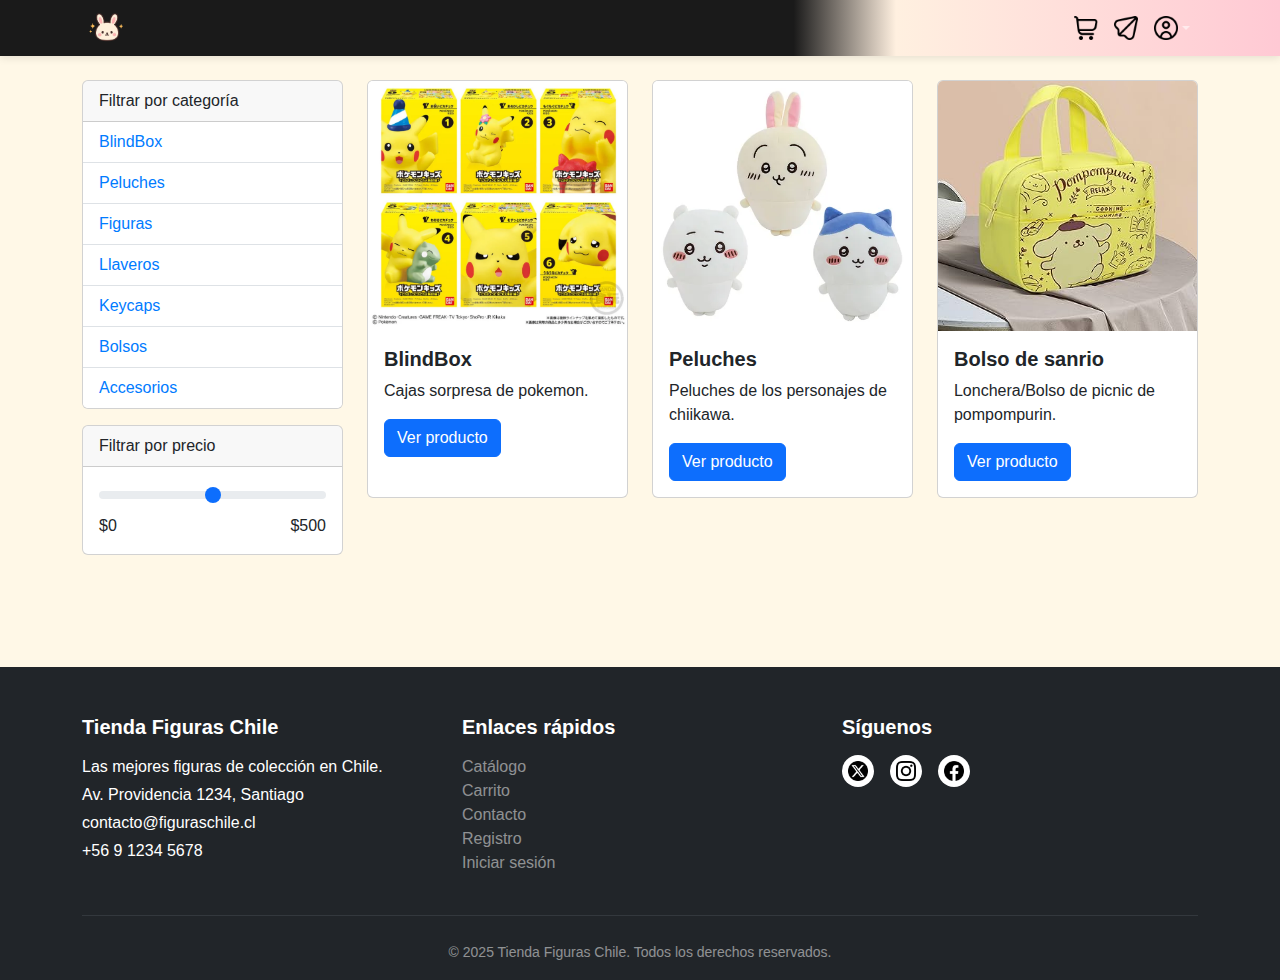
<file: E1-FullStack/fullstack 2/catalogo.html>
<!DOCTYPE html>
<html lang="es">

<head>
    <meta charset="UTF-8">
    <meta name="viewport" content="width=device-width, initial-scale=1.0">
    <title>Catálogo | Tienda de Figuras</title>

    <link href="https://cdn.jsdelivr.net/npm/bootstrap@5.3.2/dist/css/bootstrap.min.css" rel="stylesheet">
    <link rel="stylesheet" href="assets/css/style.css">
</head>

<body class="d-flex flex-column min-vh-100">
    <!-- Sección de navegación -->
    <header>
        <nav class="navbar navbar-expand-lg navbar-dark navbar-tienda">
            <div class="container d-flex align-items-center">
                <a href="index.html" class="d-flex align-items-center">
                    <img src="assets/img/logo-sin-fondo-2.png" alt="Logo Tienda Figuras"
                        style="height:40px; width:auto;">
                    <span class="navbar-brand ms-2 mb-0 h1"></span>
                </a>
                <button class="navbar-toggler" type="button" data-bs-toggle="collapse" data-bs-target="#navbarNav"
                    aria-controls="navbarNav" aria-expanded="false" aria-label="Toggle navigation">
                    <span class="navbar-toggler-icon"></span>
                </button>
                <div class="collapse navbar-collapse" id="navbarNav">
                    <ul class="navbar-nav ms-auto">

                        <li class="nav-item">
                            <a class="nav-link d-flex align-items-center" href="carrito.html">
                                <img src="assets/img/carrito-de-compras.png" alt="Carrito"
                                    style="width:24px; height:24px;">
                            </a>
                        </li>
                        <li class="nav-item"><a class="nav-link d-flex align-items-center" href="contacto.html">
                                <img src="assets/img/avion-de-papel.png" alt="Contacto"
                                    style="width:24px; height:24px;"></a></li>
                        <li class="nav-item dropdown">
                            <a class="nav-link dropdown-toggle d-flex align-items-center" href="#" id="usuarioDropdown"
                                role="button" data-bs-toggle="dropdown" aria-expanded="false">
                                <img src="assets/img/circulo-de-usuario.png" alt="Usuario"
                                    style="width:24px; height:24px;">
                            </a>
                            <ul class="dropdown-menu dropdown-menu-end" aria-labelledby="usuarioDropdown">
                                <li><a class="dropdown-item" href="registro.html">Registrate</a></li>
                                <li><a class="dropdown-item" href="login.html">Iniciar sesión</a></li>
                            </ul>
                        </li>
                    </ul>
                </div>
            </div>
        </nav>
    </header>

    <main class="container py-4 flex-grow-1">
        <div class="row">
            <!-- Filtros laterales -->
            <aside class="col-12 col-md-3 mb-4">
                <!-- Sección de filtros -->
                <section class="card mb-3">
                    <div class="card-header">Filtrar por categoría</div>
                    <ul class="list-group list-group-flush">
                        <li class="list-group-item"><a href="#" class="text-decoration-none">BlindBox</a></li>
                        <li class="list-group-item"><a href="#" class="text-decoration-none">Peluches</a></li>
                        <li class="list-group-item"><a href="#" class="text-decoration-none">Figuras</a></li>
                        <li class="list-group-item"><a href="#" class="text-decoration-none">Llaveros</a></li>
                        <li class="list-group-item"><a href="#" class="text-decoration-none">Keycaps</a></li>
                        <li class="list-group-item"><a href="#" class="text-decoration-none">Bolsos</a></li>
                        <li class="list-group-item"><a href="#" class="text-decoration-none">Accesorios</a></li>
                    </ul>
                </section>
                <section class="card mb-3">
                    <div class="card-header">Filtrar por precio</div>
                    <div class="card-body">
                        <input type="range" class="form-range" min="0" max="500" step="10">
                        <div class="d-flex justify-content-between">
                            <span>$0</span>
                            <span>$500</span>
                        </div>
                    </div>
                </section>
            </aside>
            <!-- Fin filtros -->

            <!-- Grid de productos -->
            <section class="col-12 col-md-9">
                <div class="row row-cols-1 row-cols-sm-2 row-cols-md-3 g-4">
                    <!-- Producto ejemplo -->
                    <div class="col">
                        <div class="card h-100">
                            <img src="assets/img/blindbox.png" class="card-img-top" alt="BlindBox"
                                style=" height:250px;">
                            <div class="card-body">
                                <h5 class="card-title">BlindBox</h5>
                                <p class="card-text">Cajas sorpresa de pokemon.</p>
                                <a href="producto.html" class="btn btn-primary">Ver producto</a>
                            </div>
                        </div>
                    </div>
                    <!-- Producto ejemplo -->
                    <div class="col">
                        <div class="card h-100">
                            <img src="assets/img/peluches.png" class="card-img-top" alt="peluches"
                                style=" height:250px;">
                            <div class="card-body">
                                <h5 class="card-title">Peluches</h5>
                                <p class="card-text">Peluches de los personajes de chiikawa.</p>
                                <a href="producto.html" class="btn btn-primary">Ver producto</a>
                            </div>
                        </div>
                    </div>
                    <!-- Producto ejemplo -->
                    <div class="col">
                        <div class="card h-100">
                            <img src="assets/img/bolso.png" class= "card-img-top" alt="Figura 3" style="height:250px;">
                            <div class="card-body">
                                <h5 class="card-title">Bolso de sanrio</h5>
                                <p class="card-text">Lonchera/Bolso de picnic de pompompurin.</p>
                                <a href="producto.html" class="btn btn-primary">Ver producto</a>
                            </div>
                        </div>
                    </div>
                    <!-- Agrega más productos según sea necesario -->
                </div>
            </section>
        </div>
    </main>

    <!-- Pie de página -->
    <footer class="footer-tienda bg-dark text-white pt-5 pb-3 mt-5">
        <div class="container">
            <div class="row">
                <!-- Información de la tienda -->
                <div class="col-12 col-md-4 mb-4 mb-md-0">
                    <h5 class="mb-3">Tienda Figuras Chile</h5>
                    <p class="mb-1">Las mejores figuras de colección en Chile.</p>
                    <p class="mb-1">Av. Providencia 1234, Santiago</p>
                    <p class="mb-1">contacto@figuraschile.cl</p>
                    <p class="mb-1">+56 9 1234 5678</p>
                </div>
                <!-- Enlaces rápidos -->
                <div class="col-12 col-md-4 mb-4 mb-md-0">
                    <h5 class="mb-3">Enlaces rápidos</h5>
                    <ul class="list-unstyled">
                        <li><a href="#" class="text-white-50 text-decoration-none">Catálogo</a></li>
                        <li><a href="#" class="text-white-50 text-decoration-none">Carrito</a></li>
                        <li><a href="#" class="text-white-50 text-decoration-none">Contacto</a></li>
                        <li><a href="#" class="text-white-50 text-decoration-none">Registro</a></li>
                        <li><a href="#" class="text-white-50 text-decoration-none">Iniciar sesión</a></li>
                    </ul>
                </div>
                <!-- Redes sociales -->
                <div class="col-12 col-md-4">
                    <h5 class="mb-3">Síguenos</h5>
                    <div class="d-flex gap-3">
                        <span class="bg-white rounded-circle d-flex align-items-center justify-content-center"
                            style="width:32px; height:32px;"><img src="assets/img/twitter-alt-circle.png"
                                alt="Twitter" style="width:20px;"></span>
                        <span class="bg-white rounded-circle d-flex align-items-center justify-content-center"
                            style="width:32px; height:32px;"><img src="assets/img/instagram.png" alt="Instagram"
                                style="width:20px;"></span>
                        <span class="bg-white rounded-circle d-flex align-items-center justify-content-center"
                            style="width:32px; height:32px;"><img src="assets/img/facebook.png" alt="Facebook"
                                style="width:20px;"></span>
                    </div>
                </div>
            </div>
            <hr class="border-secondary my-4">
            <div class="row">
                <div class="col text-center">
                    <small class="text-white-50">&copy; 2025 Tienda Figuras Chile. Todos los derechos
                        reservados.</small>
                </div>
            </div>
        </div>
    </footer>

    <script src="https://cdn.jsdelivr.net/npm/bootstrap@5.3.2/dist/js/bootstrap.bundle.min.js"></script>
</body>

</html>
</file>
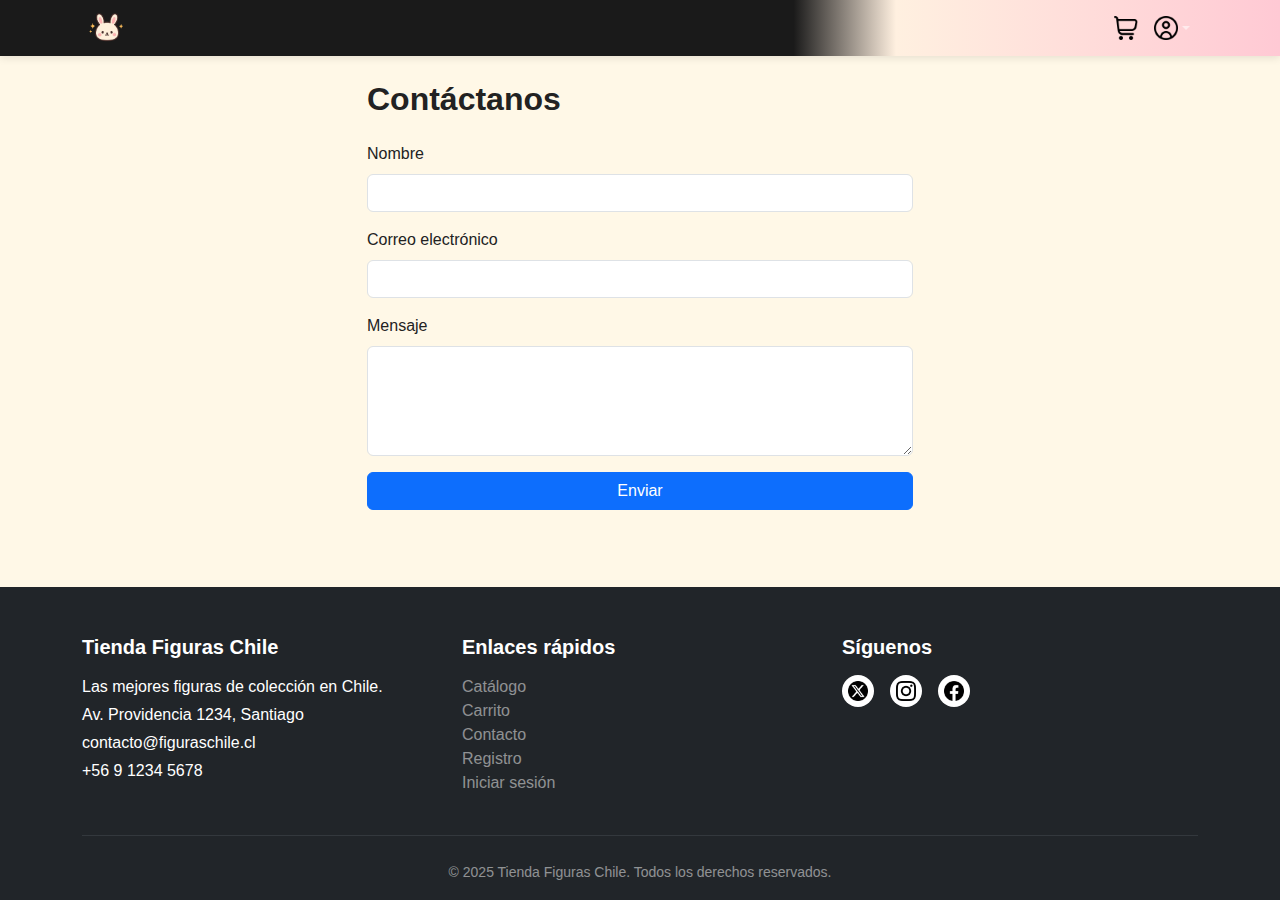
<file: E1-FullStack/fullstack 2/contacto.html>
<!DOCTYPE html>
<html lang="es">

<head>
    <meta charset="UTF-8">
    <meta name="viewport" content="width=device-width, initial-scale=1.0">
    <title>Contacto | Tienda de Figuras</title>
    
    <link href="https://cdn.jsdelivr.net/npm/bootstrap@5.3.2/dist/css/bootstrap.min.css" rel="stylesheet">
    <link rel="stylesheet" href="assets/css/style.css">
</head>

<body class="d-flex flex-column min-vh-100">
    <!-- Sección de navegación -->
    <header>
        <nav class="navbar navbar-expand-lg navbar-dark navbar-tienda">
            <div class="container d-flex align-items-center">
                <a href="index.html" class="d-flex align-items-center">
                    <img src="assets/img/logo-sin-fondo-2.png" alt="Logo Tienda Figuras" style="height:40px; width:auto;">
                    <span class="navbar-brand ms-2 mb-0 h1"></span>
                </a>
                <button class="navbar-toggler" type="button" data-bs-toggle="collapse" data-bs-target="#navbarNav"
                    aria-controls="navbarNav" aria-expanded="false" aria-label="Toggle navigation">
                    <span class="navbar-toggler-icon"></span>
                </button>
                <div class="collapse navbar-collapse" id="navbarNav">
                    <ul class="navbar-nav ms-auto">
                        <li class="nav-item">
                            <a class="nav-link d-flex align-items-center" href="carrito.html">
                                <img src="assets/img/carrito-de-compras.png" alt="Carrito"
                                    style="width:24px; height:24px;">
                            </a>
                        </li>
                        <li class="nav-item dropdown">
                            <a class="nav-link dropdown-toggle d-flex align-items-center" href="#" id="usuarioDropdown"
                                role="button" data-bs-toggle="dropdown" aria-expanded="false">
                                <img src="assets/img/circulo-de-usuario.png" alt="Usuario"
                                    style="width:24px; height:24px;">
                            </a>
                            <ul class="dropdown-menu dropdown-menu-end" aria-labelledby="usuarioDropdown">
                                <li><a class="dropdown-item" href="registro.html">Registrate</a></li>
                                <li><a class="dropdown-item" href="login.html">Iniciar sesión</a></li>
                            </ul>
                        </li>
                    </ul>
                </div>
            </div>
        </nav>
    </header>

    <main class="container py-4 flex-grow-1">
        <!-- Sección de contacto -->
        <section class="row justify-content-center">
            <div class="col-12 col-md-8 col-lg-6">
                <h2 class="mb-4">Contáctanos</h2>
                <form>
                    <div class="mb-3">
                        <label for="nombre" class="form-label">Nombre</label>
                        <input type="text" class="form-control" id="nombre" required>
                    </div>
                    <div class="mb-3">
                        <label for="email" class="form-label">Correo electrónico</label>
                        <input type="email" class="form-control" id="email" required>
                    </div>
                    <div class="mb-3">
                        <label for="mensaje" class="form-label">Mensaje</label>
                        <textarea class="form-control" id="mensaje" rows="4" required></textarea>
                    </div>
                    <button type="submit" class="btn btn-primary w-100">Enviar</button>
                </form>
            </div>
        </section>
        
    </main>

    <!-- Pie de página -->
    <footer class="footer-tienda bg-dark text-white pt-5 pb-3 mt-5">
        <div class="container">
            <div class="row">
                <!-- Información de la tienda -->
                <div class="col-12 col-md-4 mb-4 mb-md-0">
                    <h5 class="mb-3">Tienda Figuras Chile</h5>
                    <p class="mb-1">Las mejores figuras de colección en Chile.</p>
                    <p class="mb-1">Av. Providencia 1234, Santiago</p>
                    <p class="mb-1">contacto@figuraschile.cl</p>
                    <p class="mb-1">+56 9 1234 5678</p>
                </div>
                <!-- Enlaces rápidos -->
                <div class="col-12 col-md-4 mb-4 mb-md-0">
                    <h5 class="mb-3">Enlaces rápidos</h5>
                    <ul class="list-unstyled">
                        <li><a href="#" class="text-white-50 text-decoration-none">Catálogo</a></li>
                        <li><a href="#" class="text-white-50 text-decoration-none">Carrito</a></li>
                        <li><a href="#" class="text-white-50 text-decoration-none">Contacto</a></li>
                        <li><a href="#" class="text-white-50 text-decoration-none">Registro</a></li>
                        <li><a href="#" class="text-white-50 text-decoration-none">Iniciar sesión</a></li>
                    </ul>
                </div>
                <!-- Redes sociales -->
                <div class="col-12 col-md-4">
                    <h5 class="mb-3">Síguenos</h5>
                    <div class="d-flex gap-3">
                        <span class="bg-white rounded-circle d-flex align-items-center justify-content-center"
                            style="width:32px; height:32px;"><img src="assets/img/twitter-alt-circle.png"
                                alt="Twitter" style="width:20px;"></span>
                        <span class="bg-white rounded-circle d-flex align-items-center justify-content-center"
                            style="width:32px; height:32px;"><img src="assets/img/instagram.png" alt="Instagram"
                                style="width:20px;"></span>
                        <span class="bg-white rounded-circle d-flex align-items-center justify-content-center"
                            style="width:32px; height:32px;"><img src="assets/img/facebook.png" alt="Facebook"
                                style="width:20px;"></span>
                    </div>
                </div>
            </div>
            <hr class="border-secondary my-4">
            <div class="row">
                <div class="col text-center">
                    <small class="text-white-50">&copy; 2025 Tienda Figuras Chile. Todos los derechos
                        reservados.</small>
                </div>
            </div>
        </div>
    </footer>

    <script src="https://cdn.jsdelivr.net/npm/bootstrap@5.3.2/dist/js/bootstrap.bundle.min.js"></script>
</body>

</html>
</file>
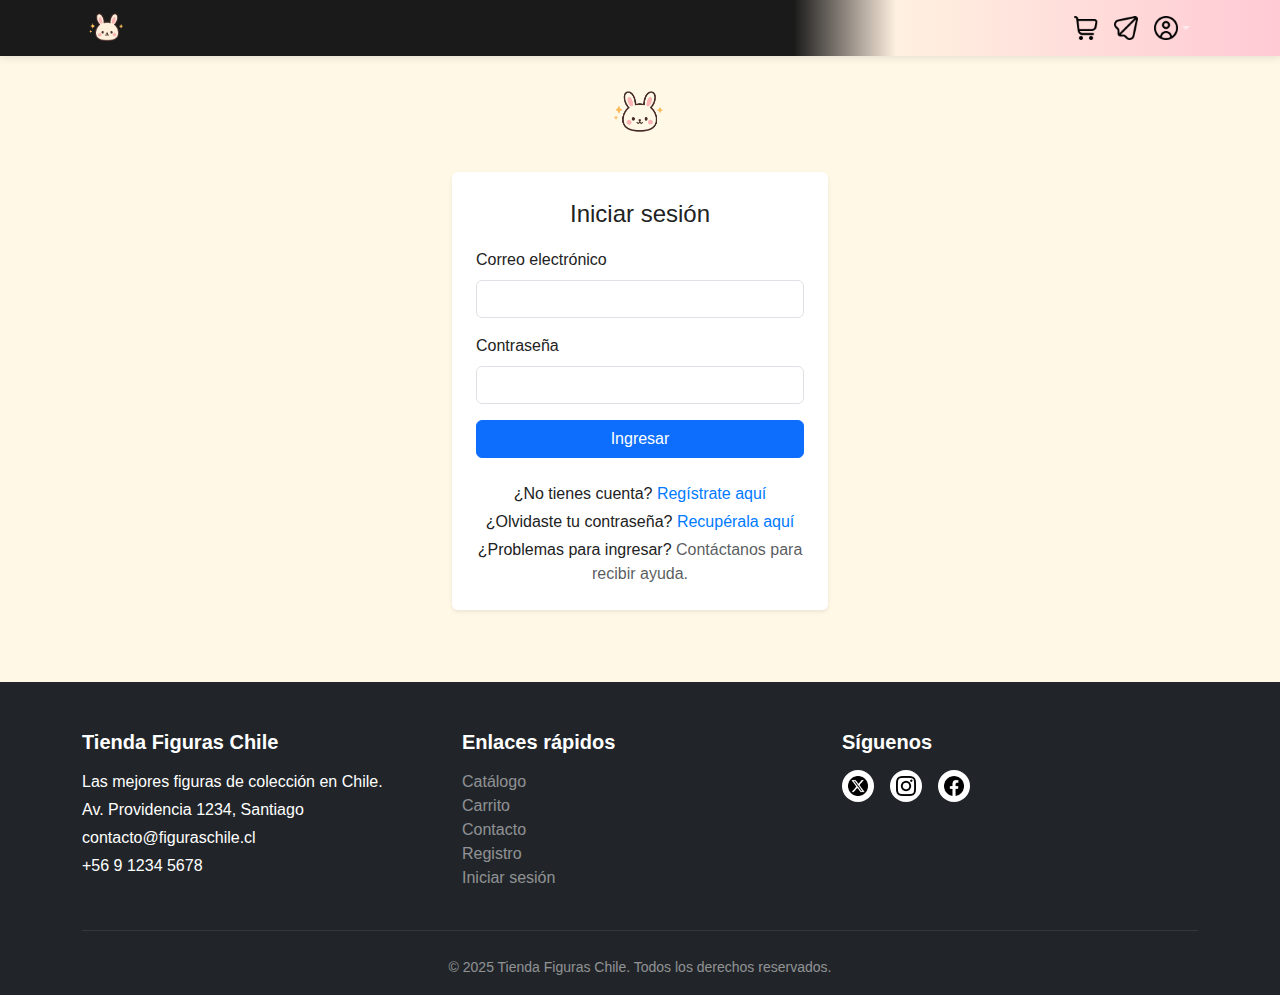
<file: E1-FullStack/fullstack 2/login.html>
<!DOCTYPE html>
<html lang="es">

<head>
    <meta charset="UTF-8">
    <meta name="viewport" content="width=device-width, initial-scale=1.0">
    <title>Iniciar sesión | Tienda de Figuras</title>
    
    <link href="https://cdn.jsdelivr.net/npm/bootstrap@5.3.2/dist/css/bootstrap.min.css" rel="stylesheet">
    <link rel="stylesheet" href="assets/css/style.css">
</head>

<body class="d-flex flex-column min-vh-100">
    <!-- Sección de navegación -->
    <header>
        <nav class="navbar navbar-expand-lg navbar-dark navbar-tienda">
            <div class="container d-flex align-items-center">
                <a href="index.html" class="d-flex align-items-center">
                    <img src="assets/img/logo-sin-fondo-2.png" alt="Logo Tienda Figuras" style="height:40px; width:auto;">
                    <span class="navbar-brand ms-2 mb-0 h1"></span>
                </a>
                <button class="navbar-toggler" type="button" data-bs-toggle="collapse" data-bs-target="#navbarNav"
                    aria-controls="navbarNav" aria-expanded="false" aria-label="Toggle navigation">
                    <span class="navbar-toggler-icon"></span>
                </button>
                <div class="collapse navbar-collapse" id="navbarNav">
                    <ul class="navbar-nav ms-auto">
                        <li class="nav-item">
                            <a class="nav-link d-flex align-items-center" href="carrito.html">
                                <img src="assets/img/carrito-de-compras.png" alt="Carrito"
                                    style="width:24px; height:24px;">
                            </a>
                        </li>
                        <li class="nav-item"><a class="nav-link d-flex align-items-center" href="contacto.html">
                                <img src="assets/img/avion-de-papel.png" alt="Contacto"
                                    style="width:24px; height:24px;"></a></li>
                        <li class="nav-item dropdown">
                            <a class="nav-link dropdown-toggle d-flex align-items-center" href="#" id="usuarioDropdown"
                                role="button" data-bs-toggle="dropdown" aria-expanded="false">
                                <img src="assets/img/circulo-de-usuario.png" alt="Usuario"
                                    style="width:24px; height:24px;">
                            </a>
                            <ul class="dropdown-menu dropdown-menu-end" aria-labelledby="usuarioDropdown">
                                <li><a class="dropdown-item" href="registro.html">Registrate</a></li>
                                <li><a class="dropdown-item" href="login.html">Iniciar sesión</a></li>
                            </ul>
                        </li>
                    </ul>
                </div>
            </div>
        </nav>
    </header>
    <!-- Fin navegación -->

    <main class="container py-4 flex-grow-1 d-flex flex-column align-items-center justify-content-center">
        <!-- Logo de la tienda -->
        <img src="assets/img/logo-sin-fondo.png" alt="Logo Tienda Figuras" style="height:60px; width:auto; margin-bottom:2rem;">
        <!-- Sección de login -->
        <section class="row justify-content-center w-100" style="max-width:400px;">
            <div class="col-12">
                <form class="bg-white p-4 rounded shadow-sm">
                    <fieldset>
                        <legend class="mb-3 text-center">Iniciar sesión</legend>
                        <div class="mb-3">
                            <label for="email" class="form-label">Correo electrónico</label>
                            <input type="email" class="form-control" id="email" required>
                        </div>
                        <div class="mb-3">
                            <label for="password" class="form-label">Contraseña</label>
                            <input type="password" class="form-control" id="password" required>
                        </div>
                        <button type="submit" class="btn btn-primary w-100">Ingresar</button>
                    </fieldset>
                    <div class="mt-4 text-center">
                        <p class="mb-1">¿No tienes cuenta? <a href="registro.html">Regístrate aquí</a></p>
                        <p class="mb-1">¿Olvidaste tu contraseña? <a href="#">Recupérala aquí</a></p>
                        <p class="mb-0">¿Problemas para ingresar? <span class="text-muted">Contáctanos para recibir ayuda.</span>
                        </p>
                    </div>
                </form>
            </div>
        </section>
    </main>

    <!-- Pie de página -->
    <footer class="footer-tienda bg-dark text-white pt-5 pb-3 mt-5">
        <div class="container">
            <div class="row">
                <!-- Información de la tienda -->
                <div class="col-12 col-md-4 mb-4 mb-md-0">
                    <h5 class="mb-3">Tienda Figuras Chile</h5>
                    <p class="mb-1">Las mejores figuras de colección en Chile.</p>
                    <p class="mb-1">Av. Providencia 1234, Santiago</p>
                    <p class="mb-1">contacto@figuraschile.cl</p>
                    <p class="mb-1">+56 9 1234 5678</p>
                </div>
                <!-- Enlaces rápidos -->
                <div class="col-12 col-md-4 mb-4 mb-md-0">
                    <h5 class="mb-3">Enlaces rápidos</h5>
                    <ul class="list-unstyled">
                        <li><a href="#" class="text-white-50 text-decoration-none">Catálogo</a></li>
                        <li><a href="#" class="text-white-50 text-decoration-none">Carrito</a></li>
                        <li><a href="#" class="text-white-50 text-decoration-none">Contacto</a></li>
                        <li><a href="#" class="text-white-50 text-decoration-none">Registro</a></li>
                        <li><a href="#" class="text-white-50 text-decoration-none">Iniciar sesión</a></li>
                    </ul>
                </div>
                <!-- Redes sociales -->
                <div class="col-12 col-md-4">
                    <h5 class="mb-3">Síguenos</h5>
                    <div class="d-flex gap-3">
                        <span class="bg-white rounded-circle d-flex align-items-center justify-content-center"
                            style="width:32px; height:32px;"><img src="assets/img/twitter-alt-circle.png"
                                alt="Twitter" style="width:20px;"></span>
                        <span class="bg-white rounded-circle d-flex align-items-center justify-content-center"
                            style="width:32px; height:32px;"><img src="assets/img/instagram.png" alt="Instagram"
                                style="width:20px;"></span>
                        <span class="bg-white rounded-circle d-flex align-items-center justify-content-center"
                            style="width:32px; height:32px;"><img src="assets/img/facebook.png" alt="Facebook"
                                style="width:20px;"></span>
                    </div>
                </div>
            </div>
            <hr class="border-secondary my-4">
            <div class="row">
                <div class="col text-center">
                    <small class="text-white-50">&copy; 2025 Tienda Figuras Chile. Todos los derechos
                        reservados.</small>
                </div>
            </div>
        </div>
    </footer>

    <script src="https://cdn.jsdelivr.net/npm/bootstrap@5.3.2/dist/js/bootstrap.bundle.min.js"></script>
</body>

</html>
</file>
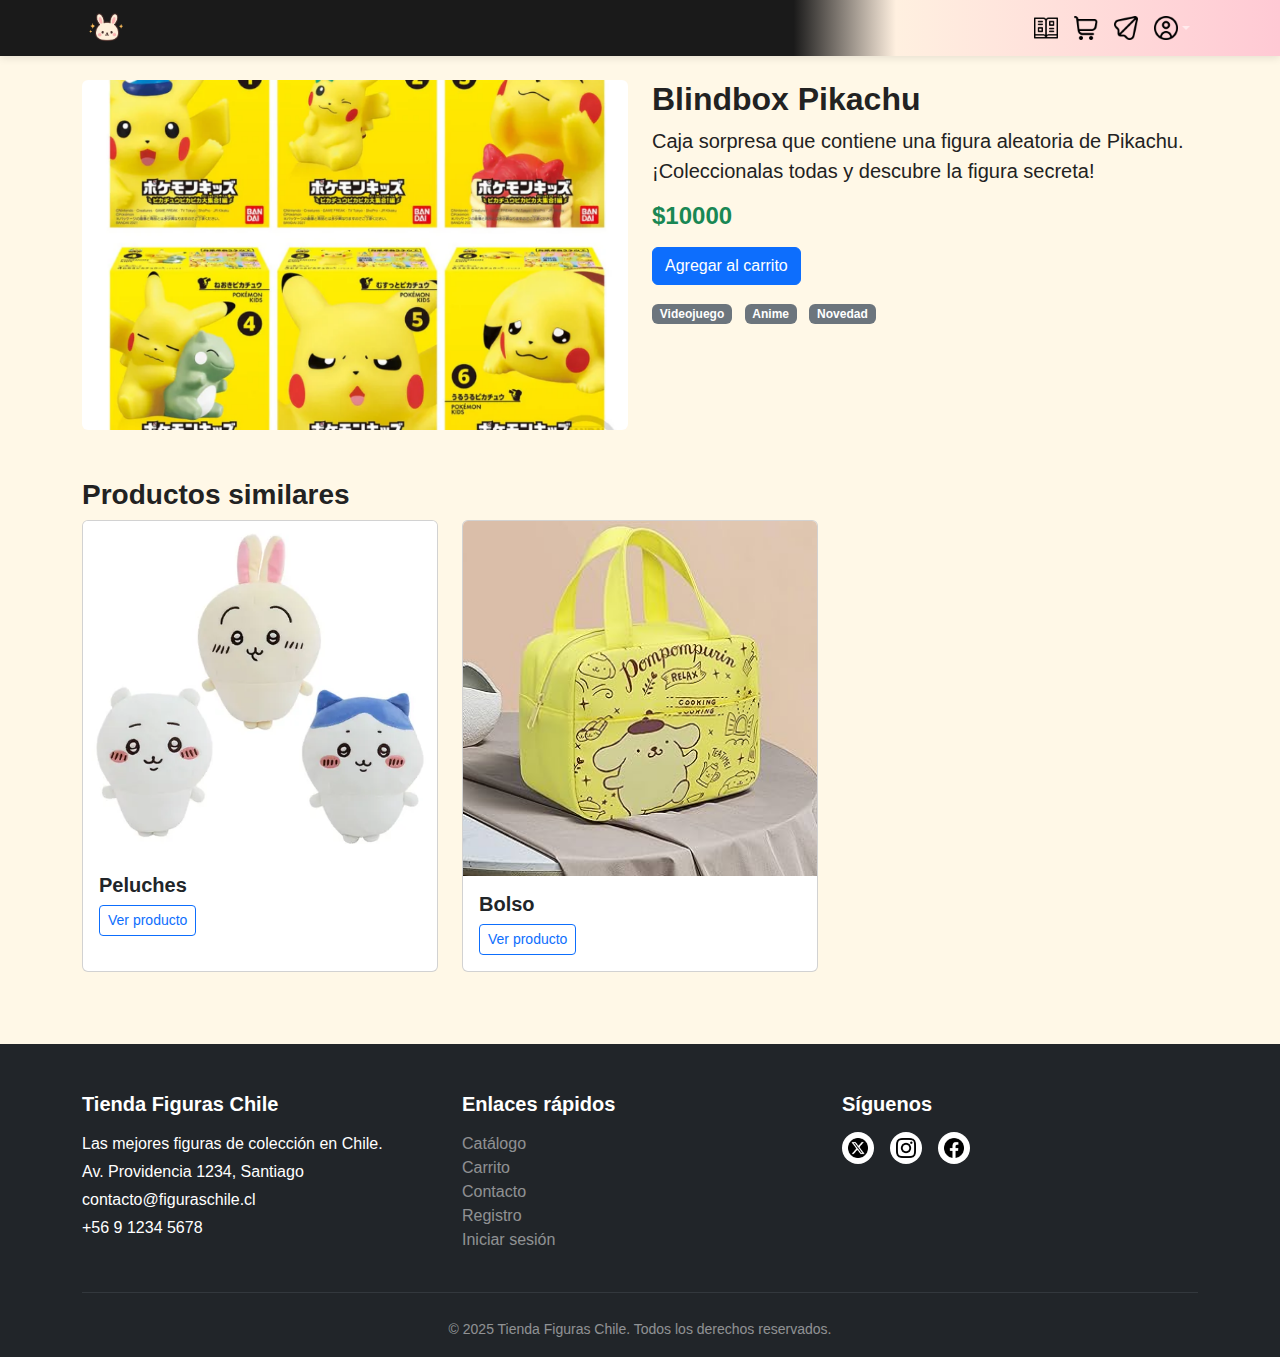
<file: E1-FullStack/fullstack 2/producto.html>
<!DOCTYPE html>
<html lang="es">

<head>
    <meta charset="UTF-8">
    <meta name="viewport" content="width=device-width, initial-scale=1.0">
    <title>Producto | Tienda de Figuras</title>
    
    <link href="https://cdn.jsdelivr.net/npm/bootstrap@5.3.2/dist/css/bootstrap.min.css" rel="stylesheet">
    <link rel="stylesheet" href="assets/css/style.css">
</head>

<body class="d-flex flex-column min-vh-100">
    <!-- Sección de navegación -->
    <header>
        <nav class="navbar navbar-expand-lg navbar-dark navbar-tienda">
            <div class="container d-flex align-items-center">
                <a href="index.html" class="d-flex align-items-center">
                    <img src="assets/img/logo-sin-fondo-2.png" alt="Logo Tienda Figuras"
                        style="height:40px; width:auto;">
                    <span class="navbar-brand ms-2 mb-0 h1"></span>
                </a>
                <button class="navbar-toggler" type="button" data-bs-toggle="collapse" data-bs-target="#navbarNav"
                    aria-controls="navbarNav" aria-expanded="false" aria-label="Toggle navigation">
                    <span class="navbar-toggler-icon"></span>
                </button>
                <div class="collapse navbar-collapse" id="navbarNav">
                    <ul class="navbar-nav ms-auto">

                        <li class="nav-item"><a class="nav-link d-flex align-items-center" href="catalogo.html">
                                <img src="assets/img/catalogo.png" alt="Catalogo" style="width:24px; height:24px;"></a>
                        </li>
                        <li class="nav-item">
                            <a class="nav-link d-flex align-items-center" href="carrito.html">
                                <img src="assets/img/carrito-de-compras.png" alt="Carrito"
                                    style="width:24px; height:24px;">
                            </a>
                        </li>
                        <li class="nav-item"><a class="nav-link d-flex align-items-center" href="contacto.html">
                                <img src="assets/img/avion-de-papel.png" alt="Contacto"
                                    style="width:24px; height:24px;"></a></li>
                        <li class="nav-item dropdown">
                            <a class="nav-link dropdown-toggle d-flex align-items-center" href="#" id="usuarioDropdown"
                                role="button" data-bs-toggle="dropdown" aria-expanded="false">
                                <img src="assets/img/circulo-de-usuario.png" alt="Usuario"
                                    style="width:24px; height:24px;">
                            </a>
                            <ul class="dropdown-menu dropdown-menu-end" aria-labelledby="usuarioDropdown">
                                <li><a class="dropdown-item" href="registro.html">Registrate</a></li>
                                <li><a class="dropdown-item" href="login.html">Iniciar sesión</a></li>
                            </ul>
                        </li>
                    </ul>
                </div>
            </div>
        </nav>
    </header>
    <!-- Fin navegación -->

    <main class="container py-4 flex-grow-1">
        <!-- Sección de producto seleccionado -->
        <section class="row g-4">
            <div class="col-12 col-md-6">
                <img src="assets/img/blindbox.png" alt="Blindbox Pikachu" class="img-fluid rounded"
                    style="height:350px; width:100%; object-fit:cover;">
            </div>
            <div class="col-12 col-md-6">
                <h2>Blindbox Pikachu</h2>
                <p class="lead">Caja sorpresa que contiene una figura aleatoria de Pikachu. ¡Coleccionalas todas y descubre la figura secreta!</p>
                <h4 class="text-success mb-3">$10000</h4>
                <button class="btn btn-primary mb-3">Agregar al carrito</button>
                <div>

                    <span class="badge bg-secondary me-2">Videojuego</span>
                    <span class="badge bg-secondary me-2">Anime</span>
                    <span class="badge bg-secondary">Novedad</span>
                </div>
            </div>
        </section>
        <!-- Fin sección producto -->

        <!-- Sección de productos similares -->
        <section class="mt-5">
            <h3>Productos similares</h3>
            <div class="row row-cols-1 row-cols-sm-2 row-cols-md-3 g-4">
                <div class="col">
                    <div class="card h-100">
                        <img src="assets/img/peluches.png" class="card-img-top" alt="Peluches">
                        <div class="card-body">
                            <h5 class="card-title">Peluches</h5>
                            <a href="producto.html" class="btn btn-outline-primary btn-sm">Ver producto</a>
                        </div>
                    </div>
                </div>
                <div class="col">
                    <div class="card h-100">
                        <img src="assets/img/bolso.png" class="card-img-top" alt="Bolso">
                        <div class="card-body">
                            <h5 class="card-title">Bolso</h5>
                            <a href="producto.html" class="btn btn-outline-primary btn-sm">Ver producto</a>
                        </div>
                    </div>
                </div>
            </div>
        </section>
        <!-- Fin productos similares -->
    </main>

    <!-- Pie de página -->
    <footer class="footer-tienda bg-dark text-white pt-5 pb-3 mt-5">
        <div class="container">
            <div class="row">
                <!-- Información de la tienda -->
                <div class="col-12 col-md-4 mb-4 mb-md-0">
                    <h5 class="mb-3">Tienda Figuras Chile</h5>
                    <p class="mb-1">Las mejores figuras de colección en Chile.</p>
                    <p class="mb-1">Av. Providencia 1234, Santiago</p>
                    <p class="mb-1">contacto@figuraschile.cl</p>
                    <p class="mb-1">+56 9 1234 5678</p>
                </div>
                <!-- Enlaces rápidos -->
                <div class="col-12 col-md-4 mb-4 mb-md-0">
                    <h5 class="mb-3">Enlaces rápidos</h5>
                    <ul class="list-unstyled">
                        <li><a href="#" class="text-white-50 text-decoration-none">Catálogo</a></li>
                        <li><a href="#" class="text-white-50 text-decoration-none">Carrito</a></li>
                        <li><a href="#" class="text-white-50 text-decoration-none">Contacto</a></li>
                        <li><a href="#" class="text-white-50 text-decoration-none">Registro</a></li>
                        <li><a href="#" class="text-white-50 text-decoration-none">Iniciar sesión</a></li>
                    </ul>
                </div>
                <!-- Redes sociales -->
                <div class="col-12 col-md-4">
                    <h5 class="mb-3">Síguenos</h5>
                    <div class="d-flex gap-3">
                        <span class="bg-white rounded-circle d-flex align-items-center justify-content-center"
                            style="width:32px; height:32px;"><img src="assets/img/twitter-alt-circle.png" alt="Twitter"
                                style="width:20px;"></span>
                        <span class="bg-white rounded-circle d-flex align-items-center justify-content-center"
                            style="width:32px; height:32px;"><img src="assets/img/instagram.png" alt="Instagram"
                                style="width:20px;"></span>
                        <span class="bg-white rounded-circle d-flex align-items-center justify-content-center"
                            style="width:32px; height:32px;"><img src="assets/img/facebook.png" alt="Facebook"
                                style="width:20px;"></span>
                    </div>
                </div>
            </div>
            <hr class="border-secondary my-4">
            <div class="row">
                <div class="col text-center">
                    <small class="text-white-50">&copy; 2025 Tienda Figuras Chile. Todos los derechos
                        reservados.</small>
                </div>
            </div>
        </div>
    </footer>
    <!-- Fin pie de página -->

    <script src="https://cdn.jsdelivr.net/npm/bootstrap@5.3.2/dist/js/bootstrap.bundle.min.js"></script>
</body>

</html>
</file>
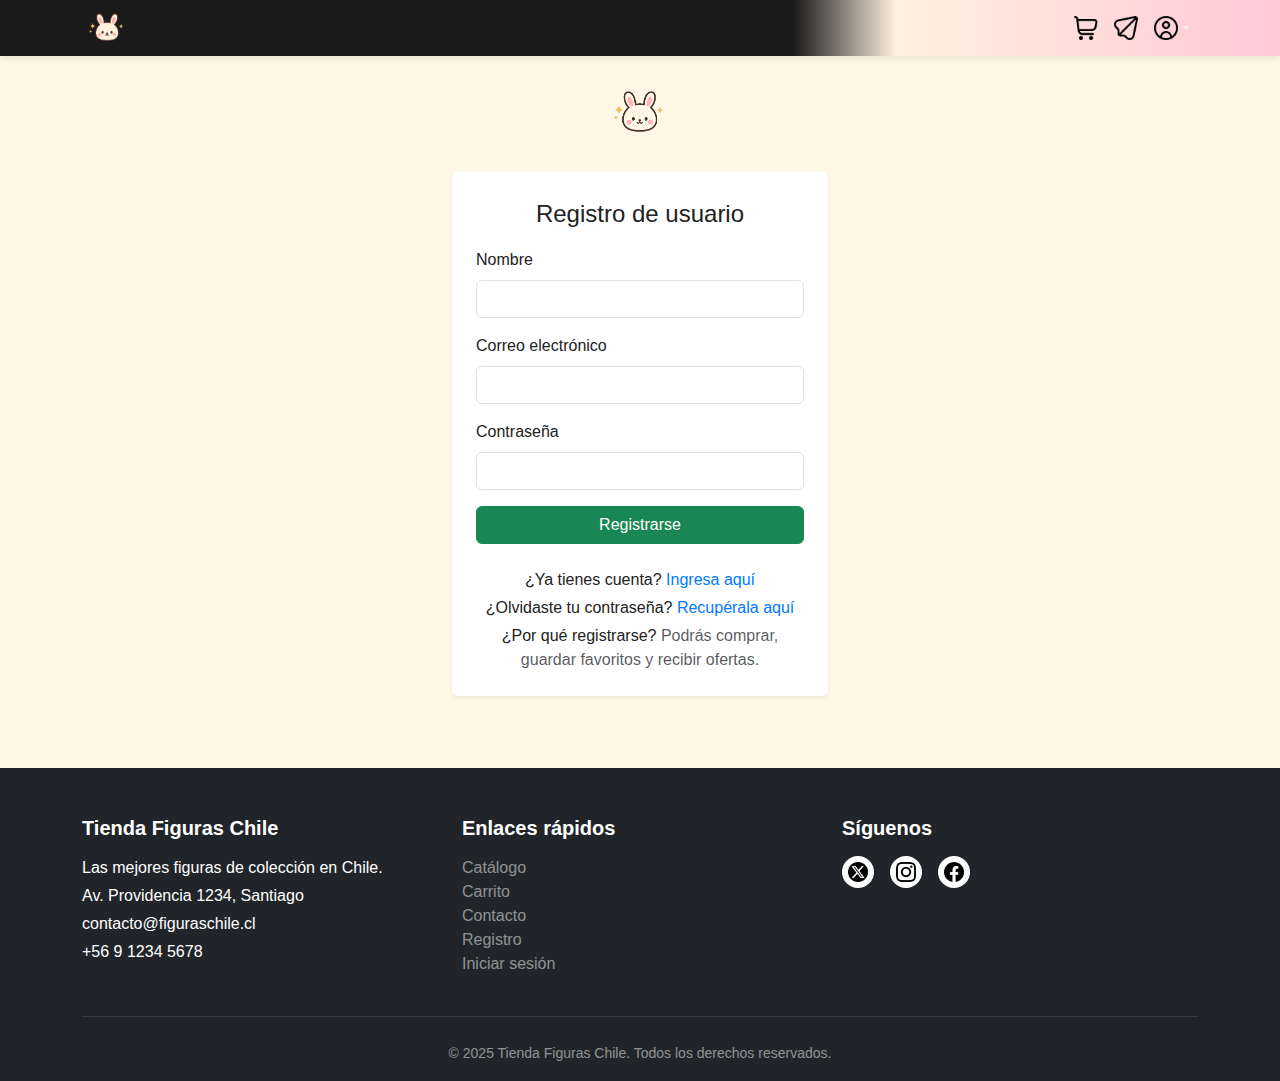
<file: E1-FullStack/fullstack 2/registro.html>
<!DOCTYPE html>
<html lang="es">

<head>
    <meta charset="UTF-8">
    <meta name="viewport" content="width=device-width, initial-scale=1.0">
    <title>Registro | Tienda de Figuras</title>
    
    <link href="https://cdn.jsdelivr.net/npm/bootstrap@5.3.2/dist/css/bootstrap.min.css" rel="stylesheet">
    <link rel="stylesheet" href="assets/css/style.css">
</head>

<body class="d-flex flex-column min-vh-100">
    <!-- Sección de navegación -->
    <header>
        <nav class="navbar navbar-expand-lg navbar-dark navbar-tienda">
            <div class="container d-flex align-items-center">
                <a href="index.html" class="d-flex align-items-center">
                    <img src="assets/img/logo-sin-fondo-2.png" alt="Logo Tienda Figuras" style="height:40px; width:auto;">
                    <span class="navbar-brand ms-2 mb-0 h1"></span>
                </a>
                <button class="navbar-toggler" type="button" data-bs-toggle="collapse" data-bs-target="#navbarNav"
                    aria-controls="navbarNav" aria-expanded="false" aria-label="Toggle navigation">
                    <span class="navbar-toggler-icon"></span>
                </button>
                <div class="collapse navbar-collapse" id="navbarNav">
                    <ul class="navbar-nav ms-auto">
                        <li class="nav-item">
                            <a class="nav-link d-flex align-items-center" href="carrito.html">
                                <img src="assets/img/carrito-de-compras.png" alt="Carrito"
                                    style="width:24px; height:24px;">
                            </a>
                        </li>
                        <li class="nav-item"><a class="nav-link d-flex align-items-center" href="contacto.html">
                                <img src="assets/img/avion-de-papel.png" alt="Contacto"
                                    style="width:24px; height:24px;"></a></li>
                        <li class="nav-item dropdown">
                            <a class="nav-link dropdown-toggle d-flex align-items-center" href="#" id="usuarioDropdown"
                                role="button" data-bs-toggle="dropdown" aria-expanded="false">
                                <img src="assets/img/circulo-de-usuario.png" alt="Usuario"
                                    style="width:24px; height:24px;">
                            </a>
                            <ul class="dropdown-menu dropdown-menu-end" aria-labelledby="usuarioDropdown">
                                <li><a class="dropdown-item" href="registro.html">Registrate</a></li>
                                <li><a class="dropdown-item" href="login.html">Iniciar sesión</a></li>
                            </ul>
                        </li>
                    </ul>
                </div>
            </div>
        </nav>
    </header>
    <!-- Fin navegación -->

    <main class="container py-4 flex-grow-1 d-flex flex-column align-items-center justify-content-center">
        <!-- Logo de la tienda -->
        <img src="assets/img/logo-sin-fondo.png" alt="Logo Tienda Figuras" style="height:60px; width:auto; margin-bottom:2rem;">
        <!-- Sección de registro -->
        <section class="row justify-content-center w-100" style="max-width:400px;">
            <div class="col-12">
                <form class="bg-white p-4 rounded shadow-sm">
                    <fieldset>
                        <legend class="mb-3 text-center">Registro de usuario</legend>
                        <div class="mb-3">
                            <label for="nombre" class="form-label">Nombre</label>
                            <input type="text" class="form-control" id="nombre" required>
                        </div>
                        <div class="mb-3">
                            <label for="email" class="form-label">Correo electrónico</label>
                            <input type="email" class="form-control" id="email" required>
                        </div>
                        <div class="mb-3">
                            <label for="password" class="form-label">Contraseña</label>
                            <input type="password" class="form-control" id="password" required>
                        </div>
                        <button type="submit" class="btn btn-success w-100">Registrarse</button>
                    </fieldset>
                    <div class="mt-4 text-center">
                        <p class="mb-1">¿Ya tienes cuenta? <a href="login.html">Ingresa aquí</a></p>
                        <p class="mb-1">¿Olvidaste tu contraseña? <a href="#">Recupérala aquí</a></p>
                        <p class="mb-0">¿Por qué registrarse? <span class="text-muted">Podrás comprar, guardar favoritos y recibir ofertas.</span></p>
                    </div>
                </form>
            </div>
        </section>
    </main>

    <!-- Pie de página -->
    <footer class="footer-tienda bg-dark text-white pt-5 pb-3 mt-5">
        <div class="container">
            <div class="row">
                <!-- Información de la tienda -->
                <div class="col-12 col-md-4 mb-4 mb-md-0">
                    <h5 class="mb-3">Tienda Figuras Chile</h5>
                    <p class="mb-1">Las mejores figuras de colección en Chile.</p>
                    <p class="mb-1">Av. Providencia 1234, Santiago</p>
                    <p class="mb-1">contacto@figuraschile.cl</p>
                    <p class="mb-1">+56 9 1234 5678</p>
                </div>
                <!-- Enlaces rápidos -->
                <div class="col-12 col-md-4 mb-4 mb-md-0">
                    <h5 class="mb-3">Enlaces rápidos</h5>
                    <ul class="list-unstyled">
                        <li><a href="#" class="text-white-50 text-decoration-none">Catálogo</a></li>
                        <li><a href="#" class="text-white-50 text-decoration-none">Carrito</a></li>
                        <li><a href="#" class="text-white-50 text-decoration-none">Contacto</a></li>
                        <li><a href="#" class="text-white-50 text-decoration-none">Registro</a></li>
                        <li><a href="#" class="text-white-50 text-decoration-none">Iniciar sesión</a></li>
                    </ul>
                </div>
                <!-- Redes sociales -->
                <div class="col-12 col-md-4">
                    <h5 class="mb-3">Síguenos</h5>
                    <div class="d-flex gap-3">
                        <span class="bg-white rounded-circle d-flex align-items-center justify-content-center"
                            style="width:32px; height:32px;"><img src="assets/img/twitter-alt-circle.png"
                                alt="Twitter" style="width:20px;"></span>
                        <span class="bg-white rounded-circle d-flex align-items-center justify-content-center"
                            style="width:32px; height:32px;"><img src="assets/img/instagram.png"
                                alt="Instagram" style="width:20px;"></span>
                        <span class="bg-white rounded-circle d-flex align-items-center justify-content-center"
                            style="width:32px; height:32px;"><img src="assets/img/facebook.png" alt="Facebook"
                                style="width:20px;"></span>
                    </div>
                </div>
            </div>
            <hr class="border-secondary my-4">
            <div class="row">
                <div class="col text-center">
                    <small class="text-white-50">&copy; 2025 Tienda Figuras Chile. Todos los derechos
                        reservados.</small>
                </div>
            </div>
        </div>
    </footer>

    <script src="https://cdn.jsdelivr.net/npm/bootstrap@5.3.2/dist/js/bootstrap.bundle.min.js"></script>
</body>

</html>
</file>
<file: E1-FullStack/fullstack 2/assets/css/style.css>
/* =============================
   Estilos de elementos HTML
   ============================= */
:root {
    --color-fondo-tienda: #FFF8E7; 
}

body {
    font-family: 'Segoe UI', Arial, sans-serif;
    background-color: var(--color-fondo-tienda);
    color: #222;
}

h1,
h2,
h3,
h4,
h5,
h6 {
    font-weight: 700;
}

a {
    color: #007bff;
    text-decoration: none;
}

a:hover {
    text-decoration: underline;
}

img {
    max-width: 100%;
    height: auto;
}

/* =============================
   Clases personalizadas
   ============================= */

.banner-home {
    background: linear-gradient(90deg, #1A1A1A 60%, #FF8FAB 80%, #9AD0EC 100%);
    color: #fff;
    padding: 3rem 1rem;
    border-radius: 1rem;
    margin-bottom: 2rem;
    text-align: center;
}

.categorias-home {
    margin-top: 2rem;
}

.categoria-card {
    border: none;
    border-radius: 1rem;
    box-shadow: 0 2px 8px rgba(0, 0, 0, 0.08);
    transition: transform 0.2s;
}

.categoria-card:hover {
    transform: scale(1.05);
}

.producto-destacado {
    border: 2px solid #ebdbe8;
    border-radius: 0.5rem;
    box-shadow: 0 2px 8px rgba(0, 0, 0, 0.08);
}


.navbar-tienda {
    background: linear-gradient(90deg, #1A1A1A 62%,#FFF0E0 70%, #FFC9D4 100%);
    box-shadow: 0 2px 8px rgba(0, 0, 0, 0.10);
}

.carrusel-tienda {
    border-radius: 1rem;
    box-shadow: 0 4px 24px rgba(0,0,0,0.12);
    overflow: hidden;
}

/* =============================
   IDs personalizados
   ============================= */

#filtros-catalogo {
    background: #fff;
    border-radius: 1rem;
    box-shadow: 0 2px 8px rgba(0, 0, 0, 0.08);
    padding: 1rem;
}

#resumen-carrito {
    background: #fff;
    border-radius: 1rem;
    box-shadow: 0 2px 8px rgba(0, 0, 0, 0.08);
    padding: 1rem;
}

/* =============================
   Utilidades
   ============================= */

.u-texto-pequeno {
    font-size: 0.9rem;
    color: #666;
}

.u-margen-arriba {
    margin-top: 2rem;
}

.u-margen-abajo {
    margin-bottom: 2rem;
}
</file>
